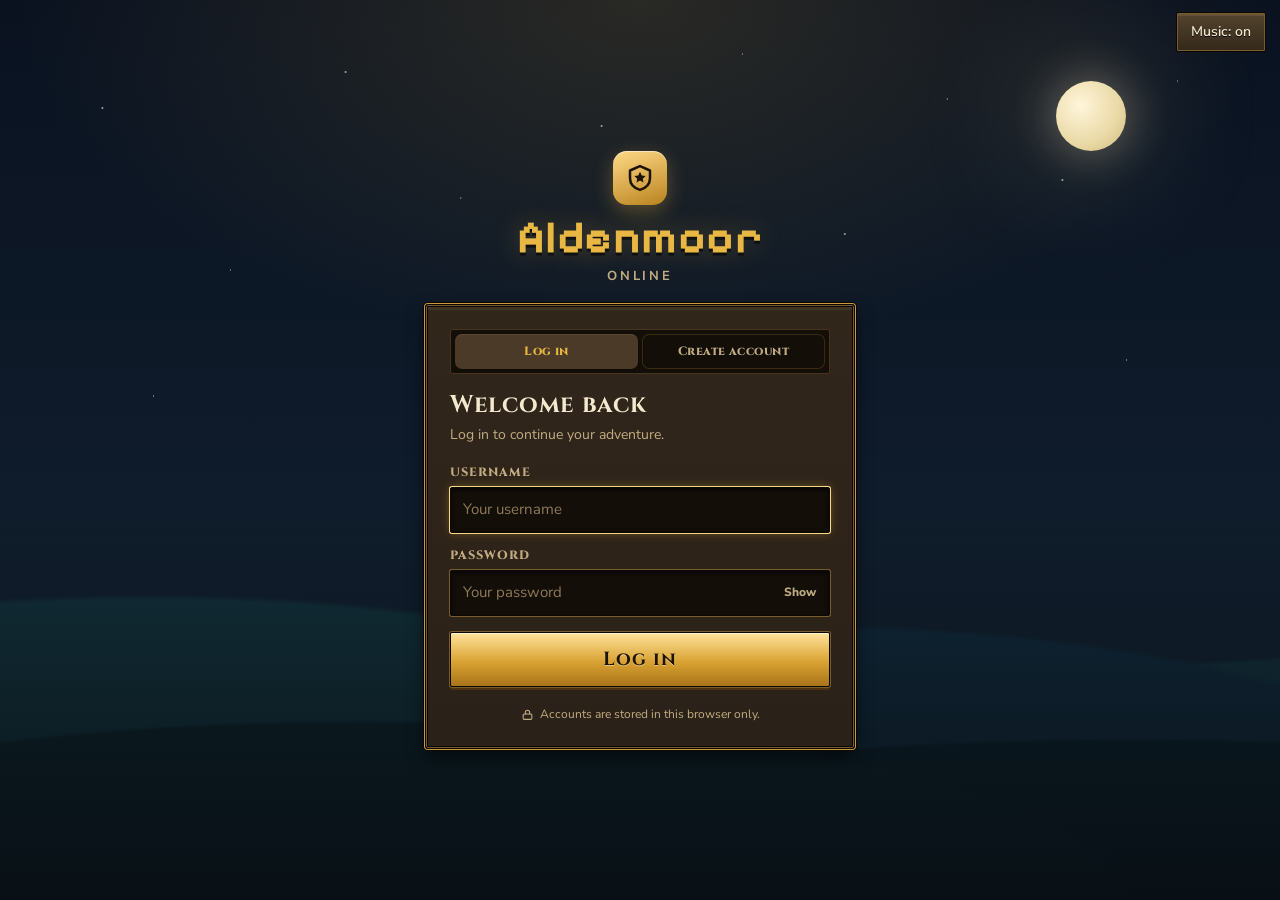
<file: aldenmoor_ui_67 (1)/aldenmoor/index.html>
<!doctype html>
<html lang="en">
  <head>
    <meta charset="utf-8" />
    <meta name="viewport" content="width=device-width, initial-scale=1" />
    <title>Aldenmoor Online</title>
    <meta name="color-scheme" content="dark" />
  </head>
  <body>
    <noscript><a href="pages/login.html">Continue to Aldenmoor Online</a></noscript>
    <script src="js/shared/storage.js"></script>
    <script src="js/entry.js"></script>
  </body>
</html>
</file>
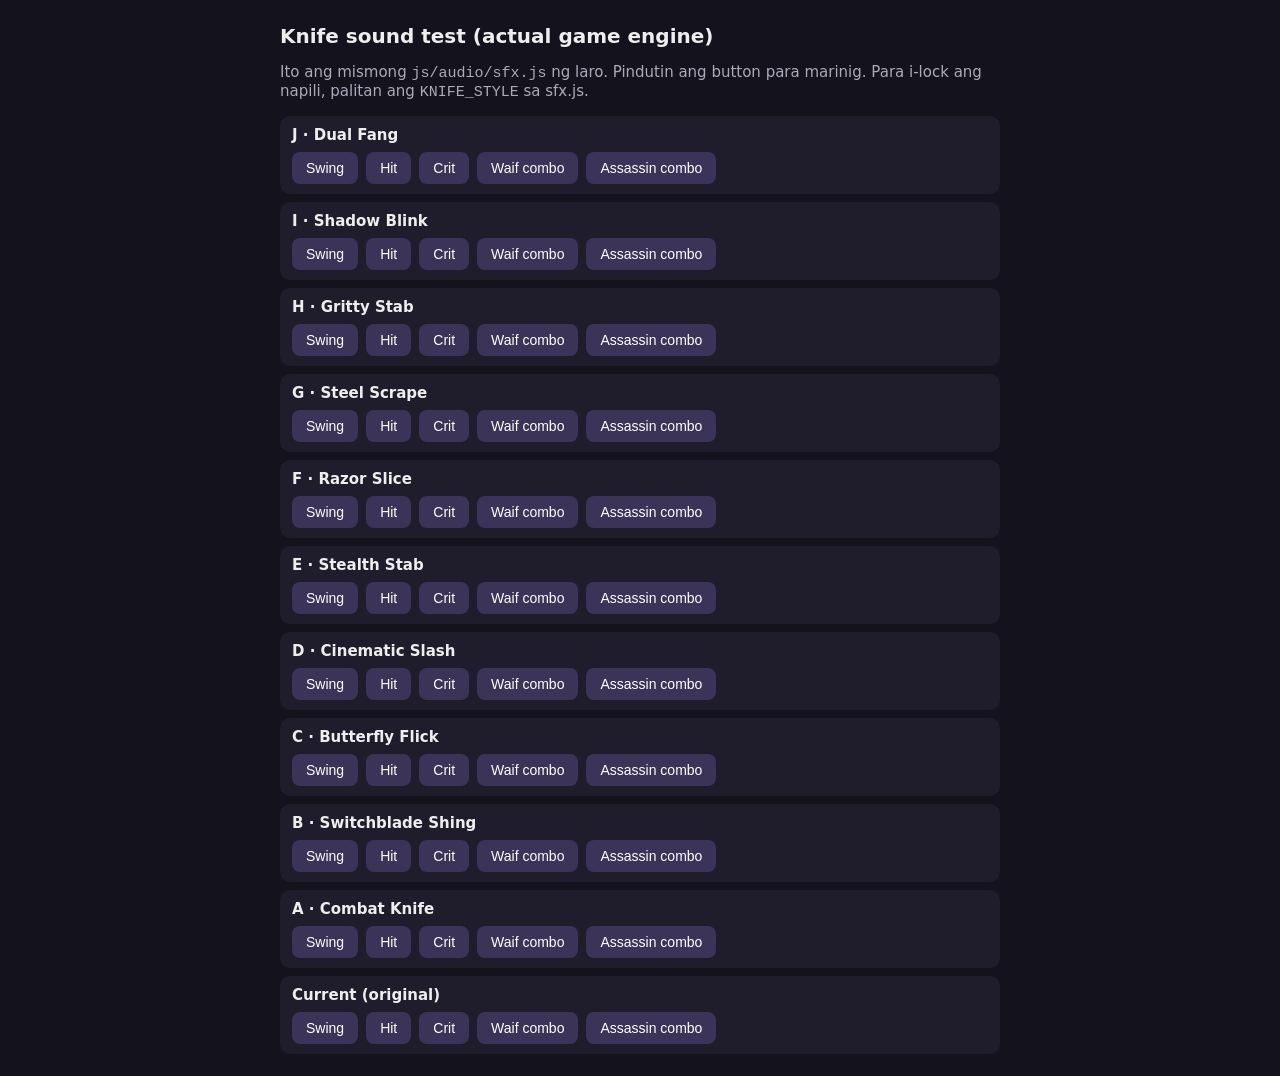
<file: aldenmoor/tools/sound-test.html>
<!doctype html>
<html lang="en">
<head>
<meta charset="utf-8" />
<meta name="viewport" content="width=device-width, initial-scale=1" />
<title>Aldenmoor · Knife sound test</title>
<style>
  body { font: 15px system-ui, sans-serif; background: #14121c; color: #eee; max-width: 720px; margin: 24px auto; padding: 0 16px; }
  h1 { font-size: 20px; } p { color: #aab; }
  .row { display: flex; flex-wrap: wrap; gap: 8px; align-items: center; background: #1f1c2b; border-radius: 10px; padding: 10px 12px; margin: 8px 0; }
  .row b { flex: 1 1 100%; }
  button { background: #3b3358; color: #fff; border: 0; border-radius: 8px; padding: 8px 14px; font-size: 14px; cursor: pointer; }
  button:hover { background: #55478a; }
</style>
</head>
<body>
<h1>Knife sound test (actual game engine)</h1>
<p>Ito ang mismong <code>js/audio/sfx.js</code> ng laro. Pindutin ang button para marinig. Para i-lock ang napili, palitan ang <code>KNIFE_STYLE</code> sa sfx.js.</p>
<div id="rows"></div>
<script src="../js/audio/sfx.js"></script>
<script>
  const styles = { 0: 'Current (original)', A: 'A · Combat Knife', B: 'B · Switchblade Shing', C: 'C · Butterfly Flick', D: 'D · Cinematic Slash', E: 'E · Stealth Stab', F: 'F · Razor Slice', G: 'G · Steel Scrape', H: 'H · Gritty Stab', I: 'I · Shadow Blink', J: 'J · Dual Fang' };
  const strike = (crit) => { sfxSwing('knife', 'arc', 0); setTimeout(() => { _hitG = 0; sfxHit('knife', { crit }); }, 30); };
  const combo = (gap, n) => { for (let i = 0; i < n; i++) setTimeout(() => strike(i === n - 1), i * gap); };
  const rows = document.getElementById('rows');
  for (const [id, name] of Object.entries(styles).reverse()) {
    const d = document.createElement('div'); d.className = 'row';
    d.innerHTML = '<b>' + name + '</b>';
    const add = (label, fn) => { const b = document.createElement('button'); b.textContent = label; b.onclick = () => { KNIFE_STYLE = id; fn(); }; d.appendChild(b); };
    add('Swing', () => sfxSwing('knife', 'arc', 0));
    add('Hit', () => strike(false));
    add('Crit', () => strike(true));
    add('Waif combo', () => combo(300, 4));
    add('Assassin combo', () => combo(130, 6));
    rows.appendChild(d);
  }
</script>
</body>
</html>
</file>
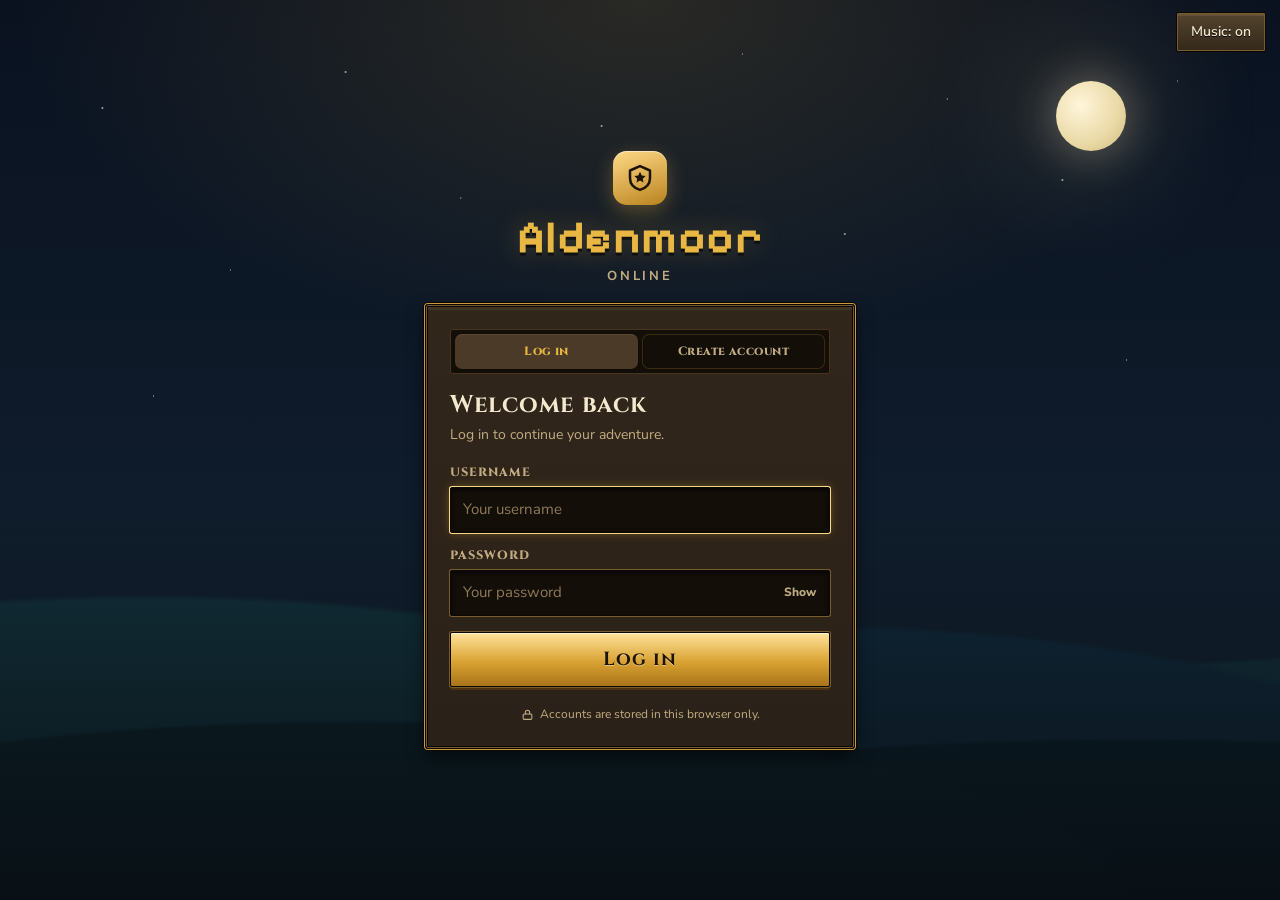
<file: aldenmoor_ui_67 (1)/aldenmoor/pages/characters.html>
<!doctype html>
<html lang="en">
  <head>
    <meta charset="utf-8" />
    <meta name="viewport" content="width=device-width, initial-scale=1, viewport-fit=cover" />
    <title>Choose your hero · Aldenmoor Online</title>
    <meta name="theme-color" content="#0a1220" />
    <link rel="preconnect" href="https://fonts.googleapis.com" />
    <link rel="preconnect" href="https://fonts.gstatic.com" crossorigin />
    <link
      rel="stylesheet"
      href="https://fonts.googleapis.com/css2?family=Nunito+Sans:wght@400;600;800&family=Pixelify+Sans:wght@500;700&family=Cinzel:wght@600;700&display=swap"
    />
    <link rel="stylesheet" href="../css/base.css?v=t31" />
    <link rel="stylesheet" href="../css/components.css?v=t31" />
    <link rel="stylesheet" href="../css/scene.css?v=t31" />
    <link rel="stylesheet" href="../css/characters.css?v=t31" />
    <link rel="stylesheet" href="../css/classic.css?v=t31" />
  </head>
  <body class="characters">
    <div class="backdrop" aria-hidden="true">
      <i class="stars"></i><i class="moon"></i><i class="hills far"></i><i class="hills near"></i
      ><i class="hills fade"></i>
      <i class="flies"><b></b><b></b><b></b><b></b><b></b><b></b><b></b></i>
    </div>

    <div class="page">
      <header class="topbar">
        <div class="logo">
          <span class="crest" aria-hidden="true">
            <svg viewBox="0 0 24 24" fill="none" stroke="currentColor" stroke-width="2" stroke-linecap="round" stroke-linejoin="round">
              <path d="M12 2.5 20 6v6c0 4.6-3.3 8.1-8 9.5C7.3 20.1 4 16.6 4 12V6l8-3.5Z" />
              <path d="m12 7 1.4 3 3.1.4-2.3 2.1.6 3.1L12 14l-2.8 1.6.6-3.1-2.3-2.1 3.1-.4L12 7Z" fill="currentColor" stroke="none" />
            </svg>
          </span>
          <span class="name">Aldenmoor <small>Online</small></span>
        </div>
        <div class="who">
          <span class="user"><i aria-hidden="true"></i><b id="who"></b></span>
          <button id="musicToggle" class="ghost" type="button" aria-pressed="true">Music: on</button>
          <button id="logout" class="ghost" type="button">Log out</button>
        </div>
      </header>

      <main>
        <section aria-labelledby="slotsTitle">
          <div class="head">
            <div>
              <h2 id="slotsTitle">Choose your hero</h2>
              <p>Pick a character to enter Aldenmoor, or create a new one.</p>
            </div>
            <span class="count" id="slotCount" aria-label="Character slots used">0 / 3</span>
          </div>
          <div id="slots" class="slots"></div>
        </section>
      </main>
    </div>

    <div id="createPanel" class="modal" role="dialog" aria-modal="true" aria-labelledby="createTitle" hidden>
      <form id="createForm" class="sheet" novalidate>
        <header class="sheet-head">
          <div>
            <h2 id="createTitle">Create your hero</h2>
            <p>
              Customize your look and pick a first job. At level <b id="job2Lv"></b> you can advance to your second
              job.
            </p>
          </div>
          <button id="closeCreate" class="x" type="button" aria-label="Close">✕</button>
        </header>

        <div class="sheet-body">
          <aside class="preview">
            <div class="stage">
              <canvas id="preview" width="220" height="240" tabindex="0" aria-label="Character preview, drag or use the arrow keys to rotate"></canvas>
            </div>
            <div class="rotate" role="group" aria-label="Rotate character">
              <button id="rotLeft" type="button" aria-label="Rotate left">&#9664;</button>
              <button id="rotFront" type="button" class="view" title="Back to front view"><span id="viewLabel">Front</span></button>
              <button id="rotRight" type="button" aria-label="Rotate right">&#9654;</button>
            </div>
            <button id="randomize" class="ghost" type="button">
              <svg viewBox="0 0 24 24" fill="none" stroke="currentColor" stroke-width="2" stroke-linecap="round" stroke-linejoin="round" aria-hidden="true"><path d="M16 3h5v5M4 20 21 3M21 16v5h-5M15 15l6 6M4 4l5 5" /></svg>
              Randomize look
            </button>
          </aside>

          <div class="options">
            <div class="field">
              <label for="heroName">Character name</label>
              <input id="heroName" maxlength="12" autocomplete="off" placeholder="2 to 12 characters" required />
            </div>

            <fieldset>
              <legend>Job</legend>
              <div id="classes" class="classes" role="group" aria-label="Job"></div>
            </fieldset>

            <div class="group">
              <fieldset>
                <legend>Gender</legend>
                <div id="genders" class="seg"></div>
              </fieldset>
              <fieldset>
                <legend>Hairstyle</legend>
                <div id="hairStyles" class="seg"></div>
              </fieldset>
            </div>

            <div class="group colors">
              <fieldset>
                <legend>Hair color</legend>
                <div id="hairColors" class="swatches"></div>
              </fieldset>
              <fieldset>
                <legend>Body color</legend>
                <div id="skinColors" class="swatches"></div>
              </fieldset>
              <fieldset>
                <legend>Outfit color</legend>
                <div id="outfitColors" class="swatches"></div>
              </fieldset>
            </div>
          </div>
        </div>

        <footer class="sheet-foot">
          <p id="createMsg" class="msg" role="alert" hidden></p>
          <div class="row">
            <button id="cancelCreate" class="ghost" type="button">Cancel</button>
            <button class="primary" type="submit">Create hero</button>
          </div>
        </footer>
      </form>
    </div>

    <script src="../js/shared/utils.js?v=t31"></script>
    <script src="../js/shared/storage.js?v=t31"></script>
    <script src="../js/data/config.js?v=t31"></script>
    <script src="../js/data/jobs.js?v=t31"></script>
    <script src="../js/data/maps.js?v=t31"></script>
    <script src="../js/data/appearance.js?v=t31"></script>
    <script src="../js/shared/avatar.js?v=t31"></script>
    <script src="../js/audio/sfx.js?v=t31"></script>
    <script src="../js/audio/music.js?v=t31"></script>
    <script src="../js/audio/menu-music.js?v=t31"></script>
    <script src="../js/characters/characters.js?v=t31"></script>
  </body>
</html>
</file>
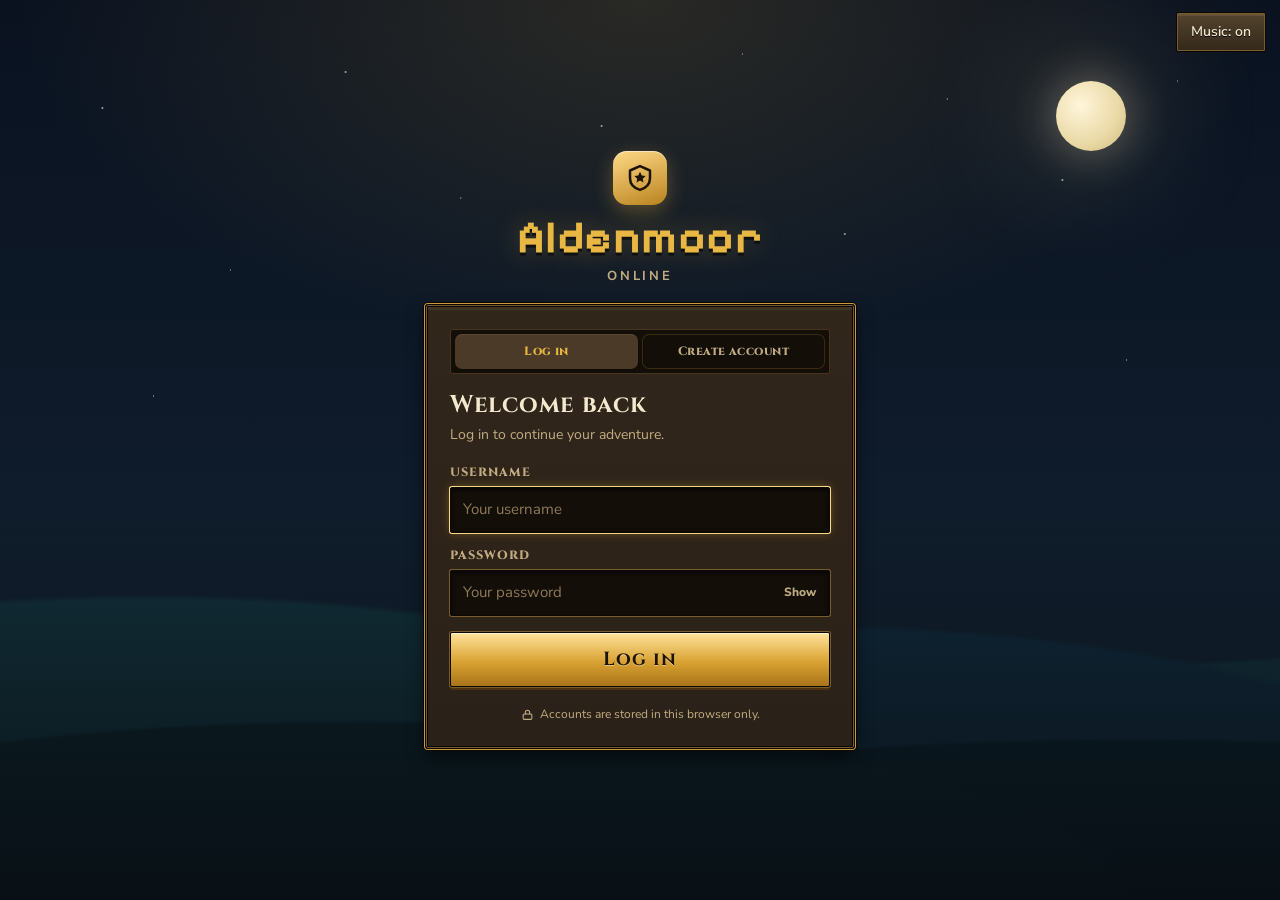
<file: aldenmoor_ui_67 (1)/aldenmoor/pages/game.html>
<!doctype html>
<html lang="en">
  <head>
    <meta charset="utf-8" />
    <meta name="viewport" content="width=device-width, initial-scale=1, viewport-fit=cover" />
    <title>Aldenmoor Online</title>
    <link rel="preconnect" href="https://fonts.googleapis.com" />
    <link rel="preconnect" href="https://fonts.gstatic.com" crossorigin />
    <link
      rel="stylesheet"
      href="https://fonts.googleapis.com/css2?family=Nunito+Sans:wght@400;600;800&family=Pixelify+Sans:wght@500;700&family=Cinzel:wght@600;700&family=Outfit:wght@600;700&family=Rajdhani:wght@600;700&display=swap"
    />
    <link rel="stylesheet" href="../css/base.css?v=t31" />
    <link rel="stylesheet" href="../css/components.css?v=t31" />
    <link rel="stylesheet" href="../css/game.css?v=t31" />
    <link rel="stylesheet" href="../css/hud.css?v=t31" />
    <link rel="stylesheet" href="../css/dialog.css?v=t31" />
    <link rel="stylesheet" href="../css/classic.css?v=t31" />
  </head>
  <body class="game">
    <div id="app">
      <canvas id="cv"></canvas>

      <!-- top-left: player frame (+ damage meter near the village dummies) -->
      <div id="hud-left" class="hud pad-l">
        <div id="stat" hidden>
          <div class="pr"><span class="pl">Life</span><div class="bar hp" id="hpb"><i></i><b>0/0</b></div></div>
          <div class="pr"><span class="pl" id="plv">Lvl 0</span><div class="bar xp" id="xpb"><i></i><b>EXP</b></div></div>
          <div class="pr"><span class="pl">Mana</span><div class="bar mp" id="mpb"><i></i><b>0/0</b></div></div>
          <div class="pr"><span class="pl" id="pmlv">Mlvl 0</span><div class="bar ms" id="msb"><i></i><b>0%</b></div></div>
          <div id="buffs"></div>
        </div>

        <div id="qtrack" hidden></div>

      <div id="dps" hidden>
          <div class="dh"><b>Damage Test</b><button id="dReset" type="button">Reset</button></div>
          <div class="dg">
            <span>Attack speed</span><b id="dAs">—</b>
            <span>DPS</span><b id="dDps">0</b>
            <span>Last hit</span><b id="dLast">—</b>
            <span>Highest hit</span><b id="dMax">0</b>
            <span>Average hit</span><b id="dAvg">0</b>
            <span>Crit rate</span><b id="dCrit">0%</b>
            <span>Total damage</span><b id="dTot">0</b>
          </div>
          <small id="dNote"></small>
        </div>
      </div>

      <!-- top-right: menu bar + location (minimap is drawn on the canvas below this) -->
      <div id="info" class="hud pad-r" hidden>
        <nav id="dock" aria-label="Menu">
          <button id="bItems" type="button" title="Items bag (I)">Items</button>
          <button id="bMap" type="button" title="World map (N)">Map</button>
          <button id="bGear" type="button" title="Gears: equipment and costumes (G)">Gears</button>
          <button id="bChar" type="button" title="Abilities: stats, attributes and skills (C)">Abilities<em class="pip" hidden></em></button>
          <button id="bFriends" type="button" title="Friends (F)">Friends</button>
          <button id="bSet" type="button" title="Options (O)">Option</button>
        </nav>
        <div class="plate">
          <div id="mapname">Aldenmoor Village<small>Safe zone</small></div>
        </div>
      </div>

      <!-- bottom-left: chat log + input -->
      <div id="comms" class="hud pad-l">
        <div id="log" aria-live="polite"></div>
        <div id="chat" hidden><input id="chatIn" type="text" maxlength="120" autocomplete="off" spellcheck="false" placeholder="Type a message, or /help" aria-label="Chat" /></div>
      </div>
      <button id="warp" type="button" hidden aria-label="Warp to village" title="Warp to village"><svg viewBox="0 0 24 24" fill="none" stroke="currentColor" stroke-width="2" stroke-linecap="round" stroke-linejoin="round" aria-hidden="true"><circle cx="12" cy="12" r="9"/><path d="M12 7v5l3 2"/></svg><span>Warp</span><small>Village</small></button>
      <div id="bar" hidden></div>
      <div id="toast"></div>

      <div id="dlg" class="overlay" hidden><div class="card" id="dlgcard"></div></div>
      <div id="fade"></div>
    </div>

    <!-- Load order matters: scripts share one global scope (no build step needed). -->
    <script src="../js/shared/utils.js?v=t31"></script>
    <script src="../js/shared/storage.js?v=t31"></script>

    <script src="../js/data/config.js?v=t31"></script>
    <script src="../js/data/skills.js?v=t31"></script>
    <script src="../js/data/jobs.js?v=t31"></script>
    <script src="../js/data/items.js?v=t31"></script>
    <script src="../js/data/costumes.js?v=t31"></script>
    <script src="../js/shared/itemicons.js?v=t31"></script>
    <script src="../js/shared/icons-weapons.js?v=t31"></script>
    <script src="../js/shared/icons-armor.js?v=t31"></script>
    <script src="../js/shared/icons-head.js?v=t31"></script>
    <script src="../js/shared/icons-neck.js?v=t31"></script>
    <script src="../js/shared/icons-costume.js?v=t31"></script>
    <script src="../js/data/monsters.js?v=t31"></script>
    <script src="../js/data/materials.js?v=t31"></script>
    <script src="../js/data/maps.js?v=t31"></script>
    <script src="../js/data/appearance.js?v=t31"></script>
    <script src="../js/shared/avatar.js?v=t31"></script>
    <script src="../js/shared/avatar-costume.js?v=t31"></script>

    <script src="../js/audio/sfx.js?v=t31"></script>
    <script src="../js/audio/music.js?v=t31"></script>

    <script src="../js/game/state.js?v=t31"></script>
    <script src="../js/game/player.js?v=t31"></script>
    <script src="../js/game/feedback.js?v=t31"></script>
    <script src="../js/game/world.js?v=t31"></script>
    <script src="../js/game/combat.js?v=t31"></script>
    <script src="../js/game/pets.js?v=t31"></script>
    <script src="../js/game/dummy.js?v=t31"></script>
    <script src="../js/game/update.js?v=t31"></script>
    <script src="../js/game/render/terrain.js?v=t31"></script>
    <script src="../js/game/render/village.js?v=t31"></script>
    <script src="../js/game/render/entities.js?v=t31"></script>
    <script src="../js/game/render/effects.js?v=t31"></script>
    <script src="../js/game/render/scene.js?v=t31"></script>
    <script src="../js/game/hud.js?v=t31"></script>
    <script src="../js/game/dialogs.js?v=t31"></script>
    <script src="../js/game/npcs.js?v=t31"></script>
    <script src="../js/game/lifecycle.js?v=t31"></script>
    <script src="../js/game/settings.js?v=t31"></script>
    <script src="../js/game/chat.js?v=t31"></script>
    <script src="../js/game/input.js?v=t31"></script>
    <script src="../js/game/main.js?v=t31"></script>
  </body>
</html>
</file>
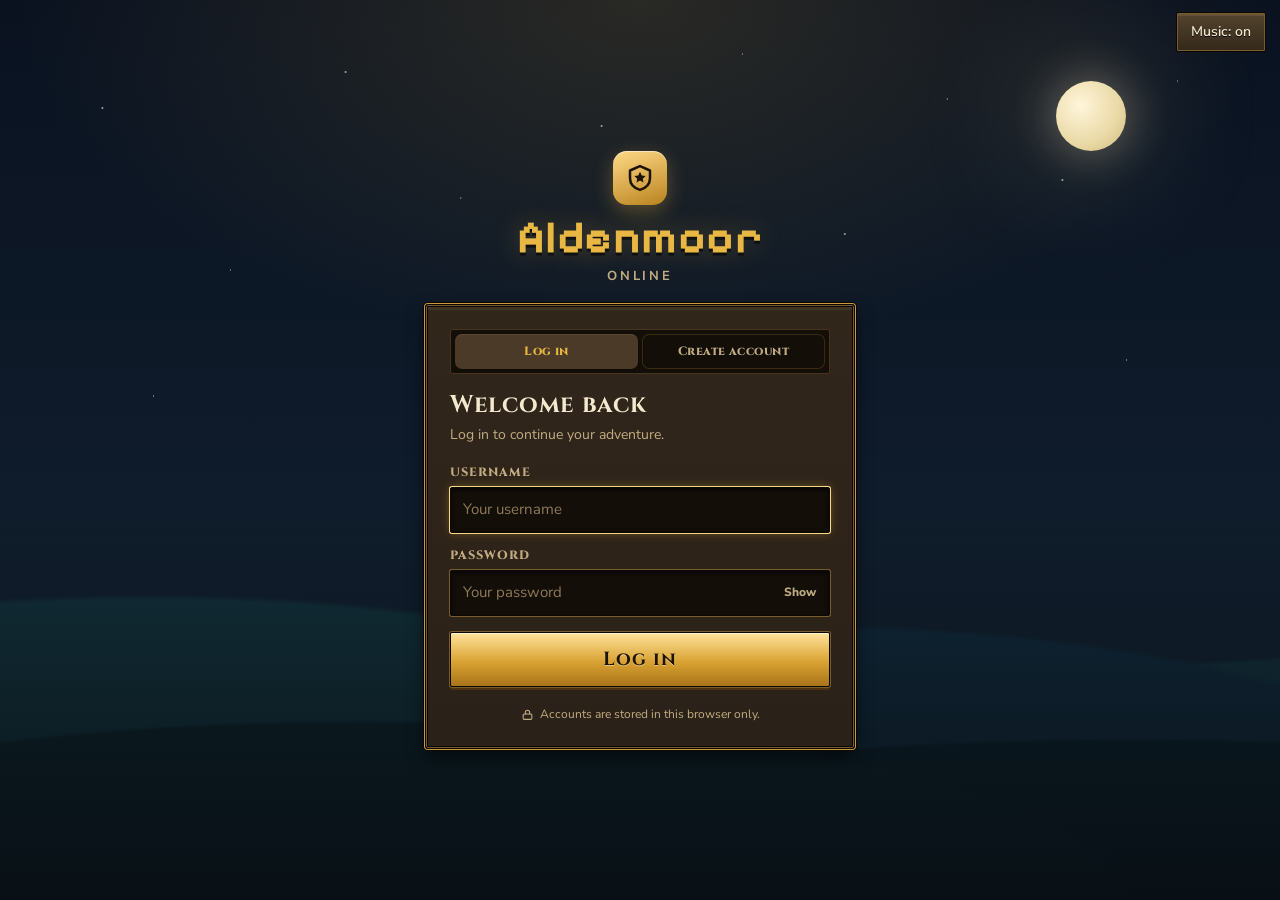
<file: aldenmoor_ui_67 (1)/aldenmoor/pages/login.html>
<!doctype html>
<html lang="en">
  <head>
    <meta charset="utf-8" />
    <meta name="viewport" content="width=device-width, initial-scale=1, viewport-fit=cover" />
    <title>Log in · Aldenmoor Online</title>
    <meta name="theme-color" content="#0a1220" />
    <link rel="preconnect" href="https://fonts.googleapis.com" />
    <link rel="preconnect" href="https://fonts.gstatic.com" crossorigin />
    <link
      rel="stylesheet"
      href="https://fonts.googleapis.com/css2?family=Nunito+Sans:wght@400;600;800&family=Pixelify+Sans:wght@500;700&family=Cinzel:wght@600;700&display=swap"
    />
    <link rel="stylesheet" href="../css/base.css?v=t31" />
    <link rel="stylesheet" href="../css/components.css?v=t31" />
    <link rel="stylesheet" href="../css/scene.css?v=t31" />
    <link rel="stylesheet" href="../css/auth.css?v=t31" />
    <link rel="stylesheet" href="../css/classic.css?v=t31" />
  </head>
  <body class="auth">
    <div class="backdrop" aria-hidden="true">
      <i class="stars"></i><i class="moon"></i><i class="hills far"></i><i class="hills near"></i
      ><i class="hills fade"></i>
      <i class="flies"><b></b><b></b><b></b><b></b><b></b><b></b><b></b></i>
    </div>
    <button id="musicToggle" class="ghost floating" type="button" aria-pressed="true">Music: on</button>

    <main>
      <div class="brand">
        <div class="crest" aria-hidden="true">
          <svg viewBox="0 0 24 24" fill="none" stroke="currentColor" stroke-width="2" stroke-linecap="round" stroke-linejoin="round">
            <path d="M12 2.5 20 6v6c0 4.6-3.3 8.1-8 9.5C7.3 20.1 4 16.6 4 12V6l8-3.5Z" />
            <path d="m12 7 1.4 3 3.1.4-2.3 2.1.6 3.1L12 14l-2.8 1.6.6-3.1-2.3-2.1 3.1-.4L12 7Z" fill="currentColor" stroke="none" />
          </svg>
        </div>
        <h1>Aldenmoor</h1>
        <p>Online</p>
      </div>

      <section class="card" aria-labelledby="authTitle">
        <div class="tabs" role="tablist" aria-label="Account">
          <button class="tab" type="button" role="tab" data-mode="login" aria-selected="true">Log in</button>
          <button class="tab" type="button" role="tab" data-mode="register" aria-selected="false">
            Create account
          </button>
        </div>

        <header>
          <h2 id="authTitle">Welcome back</h2>
          <p id="authSub">Log in to continue your adventure.</p>
        </header>

        <form id="authForm" class="stack" novalidate>
          <div class="field">
            <label for="username">Username</label>
            <input
              id="username"
              name="username"
              maxlength="16"
              autocomplete="username"
              autocapitalize="none"
              spellcheck="false"
              placeholder="Your username"
              required
            />
            <p class="help" id="userHelp" hidden>3 to 16 letters, numbers or underscores.</p>
          </div>
          <div class="field">
            <label for="password">Password</label>
            <div class="passwrap">
              <input
                id="password"
                name="password"
                type="password"
                autocomplete="current-password"
                placeholder="Your password"
                required
              />
              <button id="showPass" type="button" aria-pressed="false" aria-label="Show password">Show</button>
            </div>
            <p class="help" id="passHelp" hidden>At least 6 characters.</p>
          </div>
          <div class="field" id="confirmRow" hidden>
            <label for="confirm">Confirm password</label>
            <input id="confirm" name="confirm" type="password" autocomplete="new-password" placeholder="Repeat your password" />
          </div>
          <p id="authMsg" class="msg" role="alert" hidden></p>
          <button id="authSubmit" class="primary" type="submit">Log in</button>
        </form>

        <p class="note">
          <svg viewBox="0 0 24 24" fill="none" stroke="currentColor" stroke-width="2" stroke-linecap="round" stroke-linejoin="round" aria-hidden="true"><rect x="4" y="11" width="16" height="10" rx="2" /><path d="M8 11V8a4 4 0 0 1 8 0v3" /></svg>
          Accounts are stored in this browser only.
        </p>
      </section>
    </main>

    <script src="../js/shared/utils.js?v=t31"></script>
    <script src="../js/shared/storage.js?v=t31"></script>
    <script src="../js/audio/sfx.js?v=t31"></script>
    <script src="../js/audio/music.js?v=t31"></script>
    <script src="../js/audio/menu-music.js?v=t31"></script>
    <script src="../js/auth/login.js?v=t31"></script>
  </body>
</html>
</file>
<file: aldenmoor_ui_67 (1)/aldenmoor/css/base.css>
/* Design tokens and global resets shared by every page. */
/* Classic MMORPG theme: dark leather + bronze trim, parchment text, gold highlights. */
:root {
  /* surfaces */
  --bg: #0d0905;
  --panel: #2a2118;
  --panel2: #372a1d;
  --panel3: #4a3a27;
  --inset: #140e08;
  --line: #7a5c2c;
  --line-soft: #46341d;

  /* text */
  --fg: #f4e9cf;
  --dim: #c2ad82;
  --mute: #8d7a58;

  /* brand + status */
  --accent: #e8b744;
  --accent-hi: #ffd987;
  --accent-lo: #b9831f;
  --on-accent: #1d1303;
  --hp: #d23a33;
  --mp: #3d7be0;
  --exp: #e6c23a;
  --ok: #7fe08a;
  --danger: #ff6b61;
  --magic: #b79cff;

  /* shape + depth (classic UIs are square and bevelled) */
  --r-sm: 2px;
  --r: 3px;
  --r-lg: 4px;
  --shadow: 0 14px 40px rgba(0, 0, 0, 0.6);
  --shadow-sm: 0 4px 14px rgba(0, 0, 0, 0.45);
  --hi: inset 0 1px 0 rgba(255, 224, 150, 0.1);
  --focus: 0 0 0 2px var(--bg), 0 0 0 4px var(--accent);

  --f-display: 'Pixelify Sans', 'Courier New', monospace;
  --f-title: 'Cinzel', 'Trajan Pro', Georgia, 'Times New Roman', serif;
  --f-body: 'Nunito Sans', system-ui, -apple-system, 'Segoe UI', sans-serif;
  color-scheme: dark;
}
* {
  box-sizing: border-box;
}
[hidden] {
  display: none !important;
}
html {
  height: 100%;
}
body {
  margin: 0;
  min-height: 100%;
  background: var(--bg);
  color: var(--fg);
  font-family: var(--f-body);
  font-size: 14px;
  line-height: 1.45;
  -webkit-font-smoothing: antialiased;
  text-rendering: optimizeLegibility;
}
button {
  font: inherit;
  color: inherit;
  cursor: pointer;
}
button:focus-visible,
input:focus-visible,
select:focus-visible {
  outline: none;
  box-shadow: var(--focus);
}
::selection {
  background: color-mix(in srgb, var(--accent) 40%, transparent);
}
@media (prefers-reduced-motion: reduce) {
  *,
  *::before,
  *::after {
    animation-duration: 0.001ms !important;
    animation-iteration-count: 1 !important;
    transition-duration: 0.001ms !important;
  }
}
</file>
<file: aldenmoor_ui_67 (1)/aldenmoor/css/components.css>
/* Reusable building blocks: cards, buttons, form fields, keycaps. */
.card {
  background: linear-gradient(180deg, color-mix(in srgb, var(--panel2) 55%, var(--panel)), var(--panel));
  border: 1px solid var(--line);
  border-radius: var(--r-lg);
  padding: 22px;
  width: min(560px, 100%);
  display: grid;
  gap: 14px;
  box-shadow: var(--shadow), var(--hi);
}
.card h1,
.card h2 {
  margin: 0;
  font-family: var(--f-display);
  font-weight: 700;
  text-wrap: balance;
  line-height: 1.15;
}
.card h1 {
  font-size: 34px;
  color: var(--accent);
  letter-spacing: 0.02em;
}
.card h2 {
  font-size: 24px;
}
.card p {
  margin: 0;
  color: var(--dim);
  line-height: 1.55;
}
.row {
  display: flex;
  gap: 8px;
  flex-wrap: wrap;
}

/* ---- buttons ---- */
.primary,
.ghost {
  border-radius: var(--r-sm);
  transition:
    filter 0.12s,
    border-color 0.12s,
    background 0.12s,
    transform 0.06s;
}
.primary {
  background: linear-gradient(180deg, var(--accent-hi), var(--accent) 55%, var(--accent-lo));
  color: var(--on-accent);
  border: 1px solid #8a5f10;
  padding: 11px 18px;
  font-weight: 800;
  font-family: var(--f-display);
  font-size: 17px;
  letter-spacing: 0.02em;
  box-shadow:
    0 2px 0 #6b4a0c,
    inset 0 1px 0 rgba(255, 255, 255, 0.45);
}
.primary:hover:not(:disabled) {
  filter: brightness(1.08);
}
.primary:active:not(:disabled) {
  transform: translateY(2px);
  box-shadow: inset 0 1px 0 rgba(255, 255, 255, 0.3);
}
.primary:disabled {
  opacity: 0.55;
  cursor: not-allowed;
  filter: grayscale(0.4);
}
.ghost {
  background: var(--panel2);
  border: 1px solid var(--line);
  padding: 9px 14px;
  font-weight: 600;
  box-shadow: var(--hi);
}
.ghost:hover:not(:disabled) {
  border-color: var(--accent);
  background: var(--panel3);
}
.ghost:active:not(:disabled) {
  transform: translateY(1px);
}
.ghost:disabled {
  opacity: 0.4;
  cursor: not-allowed;
}
.ghost.danger {
  border-color: color-mix(in srgb, var(--danger) 70%, var(--line));
  color: var(--danger);
}
.ghost.danger:hover:not(:disabled) {
  background: color-mix(in srgb, var(--danger) 16%, var(--panel2));
  border-color: var(--danger);
}

/* ---- form fields ---- */
.field {
  display: grid;
  gap: 6px;
}
.field label {
  color: var(--dim);
  font-size: 12px;
  font-weight: 800;
  letter-spacing: 0.06em;
  text-transform: uppercase;
}
.field input {
  background: var(--inset);
  border: 1px solid var(--line);
  border-radius: var(--r-sm);
  color: var(--fg);
  padding: 11px 12px;
  font: inherit;
  font-size: 15px;
  width: 100%;
  -webkit-user-select: text;
  user-select: text;
  transition:
    border-color 0.12s,
    box-shadow 0.12s;
}
.field input::placeholder {
  color: var(--mute);
}
.field input:hover {
  border-color: color-mix(in srgb, var(--accent) 40%, var(--line));
}
.field input:focus {
  border-color: var(--accent);
  box-shadow: 0 0 0 3px color-mix(in srgb, var(--accent) 22%, transparent);
  outline: none;
}
.field .help {
  color: var(--mute);
  font-size: 12px;
  margin: 0;
}
.msg {
  margin: 0;
  padding: 9px 12px;
  font-size: 13px;
  font-weight: 600;
  color: var(--danger);
  background: color-mix(in srgb, var(--danger) 12%, transparent);
  border: 1px solid color-mix(in srgb, var(--danger) 45%, transparent);
  border-radius: var(--r-sm);
}
.check {
  display: flex;
  align-items: center;
  gap: 8px;
  color: var(--dim);
  font-size: 13px;
  cursor: pointer;
  width: fit-content;
}
.check input {
  accent-color: var(--accent);
  width: 16px;
  height: 16px;
  margin: 0;
}
.floating {
  position: fixed;
  top: max(12px, env(safe-area-inset-top, 0px));
  right: max(14px, env(safe-area-inset-right, 0px));
  z-index: 2;
}

/* keyboard hint */
kbd {
  font-family: var(--f-body);
  font-size: 10.5px;
  font-weight: 800;
  line-height: 1;
  color: var(--dim);
  background: var(--inset);
  border: 1px solid var(--line);
  border-bottom-width: 2px;
  border-radius: 4px;
  padding: 2px 5px;
}
</file>
<file: aldenmoor_ui_67 (1)/aldenmoor/css/scene.css>
/* Shared night-sky backdrop for the menu pages (login + character select). Pure CSS, no images. */
.backdrop {
  position: fixed;
  inset: 0;
  z-index: 0;
  overflow: hidden;
  pointer-events: none;
  background:
    radial-gradient(70% 55% at 50% 0%, color-mix(in srgb, var(--accent) 14%, transparent), transparent 70%),
    linear-gradient(180deg, #0a1220 0%, #0f1c2b 55%, #142634 100%);
}
.backdrop i {
  position: absolute;
  display: block;
}
.stars {
  inset: 0;
  opacity: 0.8;
  background-image:
    radial-gradient(1.5px 1.5px at 8% 12%, #fff, transparent),
    radial-gradient(1px 1px at 18% 30%, #cfe0ff, transparent),
    radial-gradient(1.5px 1.5px at 27% 8%, #fff, transparent),
    radial-gradient(1px 1px at 36% 22%, #ffeec2, transparent),
    radial-gradient(1.5px 1.5px at 47% 14%, #fff, transparent),
    radial-gradient(1px 1px at 58% 6%, #cfe0ff, transparent),
    radial-gradient(1.5px 1.5px at 66% 26%, #fff, transparent),
    radial-gradient(1px 1px at 74% 11%, #ffeec2, transparent),
    radial-gradient(1.5px 1.5px at 83% 20%, #fff, transparent),
    radial-gradient(1px 1px at 92% 9%, #cfe0ff, transparent),
    radial-gradient(1px 1px at 12% 44%, #fff, transparent),
    radial-gradient(1px 1px at 88% 40%, #fff, transparent);
  animation: twinkle 6s ease-in-out infinite alternate;
}
@keyframes twinkle {
  from {
    opacity: 0.55;
  }
  to {
    opacity: 0.95;
  }
}
.moon {
  top: 9%;
  right: 12%;
  width: 70px;
  height: 70px;
  border-radius: 50%;
  background: radial-gradient(circle at 35% 35%, #fff6da, #e9d9a6 60%, #cdb97a);
  box-shadow:
    0 0 40px 8px rgba(255, 238, 190, 0.25),
    0 0 120px 40px rgba(255, 238, 190, 0.1);
}
.hills {
  left: -5%;
  right: -5%;
  bottom: 0;
}
.hills.far {
  height: 34%;
  background:
    radial-gradient(60% 100% at 15% 100%, #12303a 98%, transparent 100%),
    radial-gradient(55% 90% at 62% 100%, #10293a 98%, transparent 100%),
    radial-gradient(45% 80% at 100% 100%, #12303a 98%, transparent 100%);
}
.hills.near {
  height: 20%;
  background:
    radial-gradient(55% 100% at 30% 100%, #0c2229 98%, transparent 100%),
    radial-gradient(60% 90% at 85% 100%, #0b1f28 98%, transparent 100%);
}
.hills.fade {
  height: 45%;
  background: linear-gradient(180deg, transparent, rgba(8, 13, 18, 0.85));
}
.flies {
  inset: 0;
}
.flies b {
  position: absolute;
  width: 4px;
  height: 4px;
  border-radius: 50%;
  background: #ffe08a;
  box-shadow:
    0 0 8px 2px rgba(255, 224, 138, 0.7);
  opacity: 0;
  animation: float 9s ease-in-out infinite;
}
.flies b:nth-child(1) { left: 12%; bottom: 14%; animation-delay: 0s; }
.flies b:nth-child(2) { left: 24%; bottom: 22%; animation-delay: 1.4s; animation-duration: 11s; }
.flies b:nth-child(3) { left: 38%; bottom: 10%; animation-delay: 3s; }
.flies b:nth-child(4) { left: 55%; bottom: 18%; animation-delay: 0.8s; animation-duration: 12s; }
.flies b:nth-child(5) { left: 68%; bottom: 12%; animation-delay: 4.2s; }
.flies b:nth-child(6) { left: 81%; bottom: 24%; animation-delay: 2.2s; animation-duration: 10s; }
.flies b:nth-child(7) { left: 92%; bottom: 15%; animation-delay: 5.5s; }
@keyframes float {
  0% {
    opacity: 0;
    transform: translate(0, 0);
  }
  20% {
    opacity: 0.9;
  }
  60% {
    opacity: 0.7;
    transform: translate(18px, -60px);
  }
  100% {
    opacity: 0;
    transform: translate(-10px, -120px);
  }
}
@media (max-width: 640px) {
  .moon {
    width: 46px;
    height: 46px;
    right: 8%;
  }
}
</file>
<file: aldenmoor_ui_67 (1)/aldenmoor/css/characters.css>
/* Character selection page + character creator. */
body.characters {
  min-height: 100vh;
  min-height: 100dvh;
}
body.characters .moon {
  display: none;
}
body.modal-open {
  overflow: hidden;
}
.page {
  position: relative;
  z-index: 1;
  width: min(1040px, 100%);
  margin: 0 auto;
  padding: 18px 20px 40px;
  display: grid;
  gap: 28px;
}

/* ---- top bar ---- */
.topbar {
  display: flex;
  flex-wrap: wrap;
  align-items: center;
  justify-content: space-between;
  gap: 12px;
}
.logo {
  display: flex;
  align-items: center;
  gap: 12px;
}
.logo .crest {
  width: 38px;
  height: 38px;
  display: grid;
  place-items: center;
  border-radius: 10px;
  color: var(--on-accent);
  background: linear-gradient(160deg, var(--accent-hi), var(--accent-lo));
  box-shadow:
    0 4px 14px rgba(242, 184, 75, 0.3),
    inset 0 1px 0 rgba(255, 255, 255, 0.5);
}
.logo .crest svg {
  width: 22px;
  height: 22px;
}
.logo .name {
  font-family: var(--f-display);
  font-size: 26px;
  font-weight: 700;
  color: var(--accent);
  line-height: 1;
  text-shadow: 0 2px 0 rgba(0, 0, 0, 0.5);
}
.logo .name small {
  font-size: 13px;
  letter-spacing: 0.2em;
  text-transform: uppercase;
  color: var(--dim);
  margin-left: 4px;
  text-shadow: none;
}
.topbar .who {
  display: flex;
  align-items: center;
  gap: 8px;
}
.topbar .user {
  display: inline-flex;
  align-items: center;
  gap: 8px;
  padding: 8px 12px 8px 10px;
  background: var(--inset);
  border: 1px solid var(--line-soft);
  border-radius: 999px;
  color: var(--dim);
  font-size: 13px;
}
.topbar .user i {
  width: 8px;
  height: 8px;
  border-radius: 50%;
  background: var(--ok);
  box-shadow: 0 0 8px var(--ok);
}
.topbar .user b {
  color: var(--fg);
}
.ghost.off,
#musicToggle.off {
  color: var(--mute);
}

/* ---- section heading ---- */
.head {
  display: flex;
  justify-content: space-between;
  align-items: flex-end;
  gap: 12px;
  margin-bottom: 18px;
}
.head h2 {
  margin: 0;
  font-family: var(--f-display);
  font-size: clamp(28px, 5vw, 38px);
  line-height: 1.1;
  text-shadow: 0 3px 0 rgba(0, 0, 0, 0.45);
}
.head p {
  margin: 6px 0 0;
  color: var(--dim);
}
.count {
  font-family: var(--f-display);
  font-size: 15px;
  color: var(--dim);
  padding: 5px 12px;
  background: var(--inset);
  border: 1px solid var(--line-soft);
  border-radius: 999px;
  white-space: nowrap;
}

/* ---- hero slots ---- */
.slots {
  display: grid;
  grid-template-columns: repeat(3, minmax(0, 1fr));
  gap: 16px;
}
.hero {
  --jc: var(--accent);
  position: relative;
  overflow: hidden;
  display: grid;
  gap: 14px;
  align-content: start;
  padding: 0 16px 16px;
  background: linear-gradient(180deg, color-mix(in srgb, var(--panel2) 70%, var(--panel)), var(--panel));
  border: 1px solid var(--line);
  border-radius: var(--r-lg);
  box-shadow: var(--shadow-sm), var(--hi);
  transition:
    transform 0.15s,
    border-color 0.15s,
    box-shadow 0.15s;
}
.hero::before {
  content: '';
  height: 3px;
  margin: 0 -16px;
  background: var(--jc);
  box-shadow: 0 0 14px var(--jc);
}
.hero:hover {
  transform: translateY(-3px);
  border-color: color-mix(in srgb, var(--jc) 60%, var(--line));
  box-shadow:
    0 14px 30px rgba(0, 0, 0, 0.45),
    0 0 0 1px color-mix(in srgb, var(--jc) 30%, transparent),
    var(--hi);
}
.hero .slot-no {
  position: absolute;
  z-index: 1;
  top: 9px;
  left: 11px;
  font-size: 11px;
  font-weight: 800;
  letter-spacing: 0.1em;
  text-transform: uppercase;
  color: var(--mute);
}
.hero .stage {
  position: relative;
  display: grid;
  place-items: end center;
  height: 168px;
  margin-top: 4px;
  border-radius: var(--r);
  background:
    radial-gradient(60% 18% at 50% 88%, rgba(0, 0, 0, 0.45), transparent 100%),
    radial-gradient(70% 80% at 50% 100%, color-mix(in srgb, var(--jc) 30%, transparent), transparent 75%),
    var(--inset);
  border: 1px solid var(--line-soft);
}
.hero .avatar {
  width: 160px;
  height: 168px;
}
.hero-info {
  display: grid;
  gap: 8px;
}
.hero-info h3 {
  margin: 0;
  font-family: var(--f-display);
  font-size: 26px;
  line-height: 1.1;
  overflow-wrap: anywhere;
}
.chips {
  display: flex;
  flex-wrap: wrap;
  gap: 6px;
}
.chip {
  font-size: 11.5px;
  font-weight: 800;
  letter-spacing: 0.04em;
  padding: 3px 9px;
  border-radius: 999px;
  background: var(--inset);
  border: 1px solid var(--line-soft);
  color: var(--dim);
}
.chip.job {
  color: color-mix(in srgb, var(--jc) 70%, #fff);
  border-color: color-mix(in srgb, var(--jc) 55%, transparent);
  background: color-mix(in srgb, var(--jc) 14%, var(--inset));
}
.chip.lvl {
  color: var(--accent);
  border-color: color-mix(in srgb, var(--accent) 40%, transparent);
}
.loc {
  margin: 0;
  display: flex;
  align-items: center;
  gap: 6px;
  color: var(--mute);
  font-size: 12.5px;
}
.loc svg {
  width: 13px;
  height: 13px;
  flex: none;
}
.hero .actions {
  display: grid;
  grid-template-columns: 1fr auto;
  gap: 8px;
}
.hero .actions .primary {
  padding: 11px 14px;
}
.hero .actions .ghost {
  font-size: 12.5px;
}

/* empty slot */
.hero.empty {
  --jc: var(--line);
  padding: 0;
  min-height: 330px;
  background: transparent;
  border: 2px dashed var(--line);
  box-shadow: none;
}
.hero.empty::before {
  display: none;
}
.hero.empty:hover {
  transform: none;
  border-color: var(--accent);
  box-shadow: none;
}
.hero .new {
  width: 100%;
  height: 100%;
  background: none;
  border: 0;
  display: grid;
  place-content: center;
  justify-items: center;
  gap: 10px;
  padding: 24px;
  color: var(--dim);
  font-family: var(--f-display);
  font-size: 19px;
}
.hero .new .plus {
  width: 56px;
  height: 56px;
  display: grid;
  place-items: center;
  border-radius: 50%;
  border: 2px dashed var(--line);
  font-size: 30px;
  line-height: 1;
  color: var(--dim);
  transition: all 0.15s;
}
.hero .new small {
  font-family: var(--f-body);
  font-size: 12.5px;
  color: var(--mute);
}
.hero .new:hover {
  color: var(--accent);
}
.hero .new:hover .plus {
  border-color: var(--accent);
  color: var(--accent);
  background: color-mix(in srgb, var(--accent) 10%, transparent);
}

/* ---- creator modal ---- */
.modal {
  position: fixed;
  inset: 0;
  z-index: 10;
  display: grid;
  place-items: center;
  padding: 16px;
  background: rgba(5, 9, 13, 0.78);
  backdrop-filter: blur(4px);
  animation: fadeIn 0.15s;
}
@keyframes fadeIn {
  from {
    opacity: 0;
  }
}
.sheet {
  width: min(900px, 100%);
  max-height: min(100%, 780px);
  display: grid;
  grid-template-rows: auto minmax(0, 1fr) auto;
  background: linear-gradient(180deg, color-mix(in srgb, var(--panel2) 55%, var(--panel)), var(--panel));
  border: 1px solid var(--line);
  border-radius: var(--r-lg);
  box-shadow: var(--shadow), var(--hi);
  overflow: hidden;
  animation: pop 0.18s ease-out;
}
@keyframes pop {
  from {
    transform: translateY(10px) scale(0.98);
    opacity: 0;
  }
}
.sheet-head {
  display: flex;
  justify-content: space-between;
  align-items: flex-start;
  gap: 16px;
  padding: 20px 22px 16px;
  border-bottom: 1px solid var(--line-soft);
}
.sheet-head h2 {
  margin: 0;
  font-family: var(--f-display);
  font-size: 28px;
  line-height: 1.1;
}
.sheet-head p {
  margin: 6px 0 0;
  color: var(--dim);
  max-width: 56ch;
}
.sheet-head b {
  color: var(--accent);
}
.x {
  flex: none;
  width: 34px;
  height: 34px;
  display: grid;
  place-items: center;
  background: var(--inset);
  border: 1px solid var(--line);
  border-radius: 8px;
  color: var(--dim);
  font-size: 14px;
}
.x:hover {
  color: var(--fg);
  border-color: var(--accent);
}
.sheet-body {
  display: grid;
  grid-template-columns: 260px minmax(0, 1fr);
  gap: 22px;
  padding: 20px 22px;
  overflow-y: auto;
  overscroll-behavior: contain;
}
.sheet-foot {
  display: flex;
  flex-wrap: wrap;
  align-items: center;
  justify-content: flex-end;
  gap: 12px;
  padding: 14px 22px;
  border-top: 1px solid var(--line-soft);
  background: rgba(0, 0, 0, 0.18);
}
.sheet-foot .msg {
  flex: 1 1 240px;
}
.sheet-foot .row {
  margin-left: auto;
}
.sheet-foot .primary {
  min-width: 150px;
}

.preview {
  align-self: start;
  position: sticky;
  top: 0;
  display: grid;
  gap: 10px;
}
.stage {
  display: grid;
  place-items: center;
  padding: 10px;
  border-radius: var(--r);
  border: 1px solid var(--line-soft);
  background:
    radial-gradient(55% 12% at 50% 88%, rgba(0, 0, 0, 0.5), transparent 100%),
    radial-gradient(70% 70% at 50% 85%, color-mix(in srgb, var(--accent) 18%, transparent), transparent 75%),
    var(--inset);
}
.preview canvas {
  width: 220px;
  height: 240px;
  max-width: 100%;
}
.preview canvas {
  cursor: grab;
  touch-action: pan-y;
}
.preview canvas:active {
  cursor: grabbing;
}
.preview canvas:focus-visible {
  outline: 2px solid var(--accent);
  outline-offset: 2px;
  border-radius: var(--r);
}
.rotate {
  display: grid;
  grid-template-columns: 44px 1fr 44px;
  gap: 8px;
}
.rotate button {
  height: 36px;
  border-radius: var(--r);
  border: 1px solid var(--line-soft);
  background: var(--inset);
  color: inherit;
  font: inherit;
  cursor: pointer;
}
.rotate button:hover {
  border-color: var(--accent);
}
.preview .ghost {
  display: inline-flex;
  align-items: center;
  justify-content: center;
  gap: 8px;
}
.preview .ghost svg {
  width: 16px;
  height: 16px;
}

.options {
  display: grid;
  gap: 20px;
  min-width: 0;
  align-content: start;
}
.options fieldset {
  border: 0;
  padding: 0;
  margin: 0;
  min-width: 0;
}
.options legend {
  padding: 0;
  margin-bottom: 8px;
  color: var(--dim);
  font-size: 12px;
  font-weight: 800;
  letter-spacing: 0.06em;
  text-transform: uppercase;
}
.group {
  display: grid;
  gap: 20px;
}
.group.colors {
  gap: 16px;
}
.seg,
.swatches {
  display: flex;
  flex-wrap: wrap;
  gap: 6px;
}
.seg-btn {
  background: var(--panel2);
  border: 1px solid var(--line);
  border-radius: var(--r-sm);
  padding: 7px 12px;
  font-weight: 600;
  font-size: 13px;
  transition:
    border-color 0.12s,
    background 0.12s;
}
.seg-btn:hover {
  border-color: var(--accent);
}
.seg-btn[aria-pressed='true'] {
  border-color: var(--accent);
  background: color-mix(in srgb, var(--accent) 16%, var(--panel2));
  color: var(--accent-hi);
}
.swatch {
  width: 30px;
  height: 30px;
  padding: 0;
  border-radius: 50%;
  border: 2px solid rgba(255, 255, 255, 0.14);
  transition: transform 0.1s;
}
.swatch:hover {
  transform: scale(1.12);
}
.swatch[aria-pressed='true'] {
  border-color: #fff;
  box-shadow:
    0 0 0 2px var(--panel),
    0 0 0 4px var(--accent);
}

/* job cards */
.classes {
  display: grid;
  grid-template-columns: repeat(3, minmax(0, 1fr));
  gap: 8px;
}
.cls {
  --jc: var(--accent);
  position: relative;
  background: var(--panel2);
  border: 1px solid var(--line);
  border-top: 3px solid var(--jc);
  border-radius: var(--r-sm);
  padding: 10px 10px 11px;
  text-align: left;
  display: grid;
  gap: 5px;
  align-content: start;
  transition:
    border-color 0.12s,
    background 0.12s,
    transform 0.12s;
}
.cls:hover {
  transform: translateY(-1px);
  border-color: color-mix(in srgb, var(--jc) 70%, var(--line));
  border-top-color: var(--jc);
}
.cls[aria-pressed='true'] {
  border-color: var(--jc);
  background: color-mix(in srgb, var(--jc) 15%, var(--panel2));
  box-shadow:
    0 0 0 1px var(--jc),
    0 6px 18px -6px var(--jc);
}
.cls[aria-pressed='true']::after {
  content: '✓';
  position: absolute;
  top: 8px;
  right: 9px;
  width: 18px;
  height: 18px;
  display: grid;
  place-items: center;
  font-size: 11px;
  font-weight: 800;
  color: #111;
  background: var(--jc);
  border-radius: 50%;
}
.cls b {
  font-family: var(--f-display);
  font-size: 19px;
  line-height: 1.1;
}
.cls span {
  font-size: 12px;
  color: var(--dim);
  line-height: 1.4;
}
.cls .next {
  font-size: 12px;
  color: var(--fg);
}
.cls em {
  font-style: normal;
  font-size: 10.5px;
  color: color-mix(in srgb, var(--jc) 65%, #fff);
  font-weight: 800;
  letter-spacing: 0.06em;
  text-transform: uppercase;
}

/* ---- responsive ---- */
@media (max-width: 860px) {
  .slots {
    grid-template-columns: repeat(2, minmax(0, 1fr));
  }
}
@media (max-width: 720px) {
  .sheet-body {
    grid-template-columns: 1fr;
    gap: 16px;
  }
  .preview {
    position: static;
    grid-template-columns: 1fr auto;
    align-items: center;
  }
  .preview .stage {
    padding: 4px;
  }
  .preview canvas {
    width: 130px;
    height: 142px;
  }
  .preview .ghost {
    align-self: start;
  }
  .classes {
    grid-template-columns: 1fr;
  }
  .sheet-head,
  .sheet-body,
  .sheet-foot {
    padding-left: 16px;
    padding-right: 16px;
  }
}
@media (max-width: 560px) {
  .page {
    padding: 14px 14px 32px;
    gap: 20px;
  }
  .slots {
    grid-template-columns: 1fr;
  }
  .hero {
    grid-template-columns: 112px minmax(0, 1fr);
    column-gap: 14px;
    padding: 14px;
    align-items: center;
  }
  .hero::before {
    grid-column: 1 / -1;
    margin: -14px -14px 0;
  }
  .hero .slot-no {
    display: none;
  }
  .hero .stage {
    height: 120px;
    margin: 0;
    grid-row: 2 / span 2;
  }
  .hero .avatar {
    width: 112px;
    height: 118px;
  }
  .hero .actions {
    grid-column: 1 / -1;
  }
  .hero.empty {
    min-height: 130px;
    display: block;
  }
  .modal {
    padding: 0;
  }
  .sheet {
    max-height: 100%;
    height: 100%;
    border-radius: 0;
    border: 0;
  }
  .topbar .user {
    display: none;
  }
}
</file>
<file: aldenmoor_ui_67 (1)/aldenmoor/css/classic.css>
/* Classic MMORPG skin. Loaded last on every page; only restyles, never changes layout logic.
   Look: dark leather panels, bronze + gold double frames, parchment text, bevelled square buttons. */

:root {
  --gold: #c99a3e;
  --gold-hi: #ffd987;
  --bronze: #7a5c2c;
  --bronze-dk: #3a2a12;
  --ink: #0b0704;
  --leather: linear-gradient(180deg, #3b2f22 0%, #271e15 100%);
  --grain: repeating-linear-gradient(45deg, rgba(255, 255, 255, 0.014) 0 2px, transparent 2px 4px);
  --frame:
    0 0 0 1px var(--gold),
    0 0 0 2px var(--ink),
    inset 0 0 0 1px var(--bronze),
    inset 0 0 0 2px var(--ink),
    inset 0 3px 0 2px rgba(255, 224, 150, 0.07);
}

/* ---------- shared frame look (HUD panels + every window) ---------- */
#stat,
#dps,
.plate,
#bar,
#qtrack,
#dock,
#warp,
.card {
  background: var(--grain), var(--leather);
  border: 1px solid var(--ink);
  border-radius: 3px;
  backdrop-filter: none;
  box-shadow: var(--frame), 0 8px 18px rgba(0, 0, 0, 0.55);
}
#qtrack,
#dps {
  border-left: 1px solid var(--ink);
}

/* ---------- top-left: bar panel (Life | Lvl, Mana | Mlvl) ---------- */
#hud-left {
  width: min(390px, calc(100vw - 24px));
}
#stat {
  grid-template-columns: 1fr 1fr;
  gap: 6px 14px;
  padding: 10px 12px;
}
.pr {
  display: grid;
  grid-template-columns: 54px minmax(0, 1fr);
  align-items: center;
  gap: 6px;
  min-width: 0;
}
.pl {
  font-family: var(--f-title);
  font-weight: 700;
  font-size: 11.5px;
  letter-spacing: 0.03em;
  color: var(--gold-hi);
  text-shadow: 0 1px 0 #000;
  white-space: nowrap;
}
#buffs {
  grid-column: 1 / -1;
}
/* bars: dark well, gold rim, glossy fill, segment ticks */
.bar,
#mpb,
#xpb {
  height: 18px;
  background: #0a0603;
  border: 1px solid var(--ink);
  border-radius: 2px;
  box-shadow:
    0 0 0 1px var(--bronze),
    inset 0 2px 4px rgba(0, 0, 0, 0.9);
}
.bar i {
  border-radius: 0;
}
.bar::after {
  content: '';
  position: absolute;
  inset: 0;
  pointer-events: none;
  background: repeating-linear-gradient(90deg, transparent 0 19px, rgba(0, 0, 0, 0.28) 19px 20px);
}
.bar b,
#xpb b {
  z-index: 2;
  font-size: 10.5px;
  line-height: normal;
  letter-spacing: 0.03em;
}
#hpb i {
  background: linear-gradient(#f0605a, #b52a25 55%, #8f1f1b);
}
#mpb i {
  background: linear-gradient(#6fa6ff, #2f68cf 55%, #234fa3);
}
#xpb i {
  background: linear-gradient(#ffe27a, #d4a526 55%, #a67c12);
}
#msb i {
  background: linear-gradient(#c3a8ff, #7b55d6 55%, #5b3bb0);
}
#buffs span {
  border-radius: 2px;
  background: #1a120a;
  border: 1px solid var(--bronze);
  color: var(--gold-hi);
}

/* ---------- top-right: location plate ---------- */
.plate {
  padding: 7px 12px 8px;
}
#mapname {
  font-family: var(--f-title);
  font-weight: 700;
  font-size: 14px;
  letter-spacing: 0.04em;
  color: var(--gold-hi);
  text-shadow: 0 1px 0 #000;
}
#mapname small {
  font-family: var(--f-body);
  font-style: italic;
  color: var(--ok);
}

/* ---------- top-right: menu bar (Items | Map | Gears | Abilities | Friends | Option) ---------- */
#dock {
  position: relative;
  top: auto;
  left: auto;
  right: auto;
  transform: none;
  display: flex;
  flex-direction: row;
  gap: 0;
  padding: 3px 4px;
  pointer-events: auto;
}
#dock button {
  position: relative;
  padding: 8px 12px;
  font-family: var(--f-title);
  font-weight: 700;
  font-size: 13px;
  letter-spacing: 0.03em;
  color: var(--fg);
  background: transparent;
  border: 0;
  border-radius: 2px;
  box-shadow: none;
  text-shadow: 0 1px 0 #000;
}
#dock button + button::before {
  content: '';
  display: block;
  position: absolute;
  left: 0;
  top: 9px;
  bottom: 9px;
  width: 1px;
  background: var(--bronze);
}
#dock button:hover {
  color: var(--gold-hi);
  background: linear-gradient(180deg, rgba(232, 183, 68, 0.16), rgba(232, 183, 68, 0.03));
  box-shadow: inset 0 -2px 0 var(--gold);
}
#dock button:active {
  background: rgba(0, 0, 0, 0.35);
}
#dock .pip {
  top: -5px;
  right: -2px;
  border: 1px solid var(--ink);
  border-radius: 999px;
  background: radial-gradient(circle at 35% 30%, #ff8b80, #c52a22);
  color: #fff;
  box-shadow: 0 0 0 1px var(--gold);
}

/* ---------- bottom-left: persistent framed chat ---------- */
#comms {
  bottom: max(12px, env(safe-area-inset-bottom, 0px));
}
#log {
  gap: 1px;
  padding: 5px 4px;
  background: rgba(14, 9, 4, 0.66);
  border: 1px solid var(--ink);
  border-radius: 2px;
  box-shadow:
    0 0 0 1px var(--bronze),
    inset 0 0 8px rgba(0, 0, 0, 0.6);
  min-height: 74px;
  max-height: 114px;
  justify-content: flex-end;
  overflow: hidden;
}
#log:empty::before {
  content: 'Welcome to Aldenmoor Online';
  padding: 2px 9px;
  color: var(--mute);
  font-style: italic;
  font-weight: 600;
}
#log div {
  width: 100%;
  background: none;
  animation: none;
  border-radius: 0;
  padding: 1px 8px;
}
#chat input {
  background: rgba(14, 9, 4, 0.95);
  border: 1px solid var(--ink);
  border-radius: 2px;
  box-shadow:
    0 0 0 1px var(--gold),
    inset 0 2px 4px rgba(0, 0, 0, 0.7);
}
#chat input:focus {
  box-shadow:
    0 0 0 1px var(--gold-hi),
    0 0 8px rgba(232, 183, 68, 0.4),
    inset 0 2px 4px rgba(0, 0, 0, 0.7);
}

/* ---------- skill hotkeys: top center on wide screens, bottom center below 1200px ---------- */
:root {
  --slot: 46px;
  --tg: 28px;
}
#bar {
  top: 10px;
  bottom: auto;
  left: 50%;
  transform: translateX(-50%);
  display: flex;
  flex-direction: column;
  flex-wrap: nowrap;
  justify-content: flex-start;
  width: max-content;
  max-width: none;
  gap: 4px;
  padding: 7px 8px;
  z-index: 3;
}
.hb-row {
  display: grid;
  grid-template-columns: repeat(9, var(--slot)) var(--tg);
  gap: 4px;
  align-items: center;
}
.hb-more {
  display: none;
  flex-direction: column;
  gap: 4px;
}
#bar.open .hb-more {
  display: flex;
}
.hb-toggle {
  width: var(--tg);
  height: var(--tg);
  display: grid;
  place-items: center;
  padding: 0;
  color: var(--gold-hi);
  background: linear-gradient(180deg, #54442f, #33281a);
  border: 1px solid var(--ink);
  border-radius: 2px;
  box-shadow:
    inset 0 0 0 1px var(--bronze),
    inset 0 2px 0 1px rgba(255, 224, 150, 0.12);
}
.hb-toggle:hover {
  background: linear-gradient(180deg, #6a553a, #41331f);
  box-shadow: inset 0 0 0 1px var(--gold);
}
.hb-toggle svg {
  width: 12px;
  height: 12px;
  transition: transform 0.15s;
}
#bar.open .hb-toggle svg {
  transform: rotate(180deg);
}
.slot {
  width: var(--slot);
  height: var(--slot);
  background:
    radial-gradient(90% 90% at 50% 115%, color-mix(in srgb, var(--sc) 42%, transparent), transparent 70%),
    linear-gradient(180deg, #120c07, #1d140c);
  border: 1px solid var(--ink);
  border-bottom-width: 1px;
  border-radius: 2px;
  box-shadow:
    inset 0 0 0 1px color-mix(in srgb, var(--sc) 55%, var(--bronze)),
    inset 0 0 0 2px var(--ink),
    inset 0 3px 7px rgba(0, 0, 0, 0.75);
}
.slot.empty {
  --sc: var(--bronze-dk);
  opacity: 0.55;
}
.slot.empty .ab {
  color: var(--bronze);
  font-size: 20px;
}
.slot.empty:hover {
  opacity: 0.9;
}
.slot.clickonly .k {
  opacity: 0.55;
}
/* hotkey editor pop-up: blurred background, hotbar map on top, skills below */
#dlg.hbblur {
  background: rgba(8, 5, 3, 0.55);
  -webkit-backdrop-filter: blur(7px);
  backdrop-filter: blur(7px);
}
.hbhint {
  margin: 0 0 8px;
  text-align: center;
}
.hbmap {
  display: grid;
  grid-template-columns: repeat(9, minmax(0, 1fr));
  gap: 4px;
  margin-bottom: 12px;
  padding: 8px;
  background: rgba(0, 0, 0, 0.35);
  border: 1px solid var(--bronze);
  border-radius: 2px;
}
.hbm {
  position: relative;
  aspect-ratio: 1;
  min-width: 0;
  padding: 0;
  display: grid;
  place-items: center;
  color: #fff;
  background: radial-gradient(90% 90% at 50% 115%, color-mix(in srgb, var(--sc) 50%, transparent), transparent 70%), #120c07;
  border: 1px solid var(--ink);
  border-radius: 2px;
  box-shadow: inset 0 0 0 1px color-mix(in srgb, var(--sc) 55%, var(--bronze));
}
.hbm i {
  position: absolute;
  left: 3px;
  top: 1px;
  font-style: normal;
  font-size: 10px;
  color: var(--gold-hi);
}
.hbm b {
  font-size: 14px;
}
.hbm.empty b {
  color: var(--bronze);
  font-size: 18px;
}
.hbm:hover,
.hbm.sel {
  box-shadow: 0 0 0 2px var(--gold-hi), 0 0 12px rgba(255, 217, 135, 0.5);
}
.hbp.sel {
  border-color: var(--gold-hi);
  box-shadow: inset 0 0 10px rgba(255, 217, 135, 0.3);
}
/* hotkey picker */
.hbpl {
  display: grid;
  gap: 6px;
}
.hbp {
  display: grid;
  grid-template-columns: 40px 1fr;
  gap: 10px;
  align-items: center;
  text-align: left;
  padding: 6px 8px;
  color: var(--parch, #e8dcc0);
  background: linear-gradient(180deg, #1d140c, #120c07);
  border: 1px solid var(--bronze);
  border-radius: 2px;
}
.hbp:hover,
.hbp.on {
  border-color: var(--gold-hi);
  box-shadow: inset 0 0 10px rgba(255, 217, 135, 0.2);
}
.hbp > b {
  display: grid;
  place-items: center;
  height: 40px;
  color: #fff;
  background: radial-gradient(90% 90% at 50% 115%, color-mix(in srgb, var(--sc, var(--bronze-dk)) 55%, transparent), transparent 70%), #120c07;
  border: 1px solid var(--ink);
}
.hbp small {
  opacity: 0.75;
}
.slot:hover:not(.empty) {
  border-color: var(--ink);
  box-shadow:
    inset 0 0 0 1px var(--gold-hi),
    inset 0 0 0 2px var(--ink),
    inset 0 0 12px rgba(255, 217, 135, 0.28);
}
.slot .ab {
  font-weight: 700;
  text-shadow: 0 2px 0 rgba(0, 0, 0, 0.8);
}
.slot .k {
  left: 3px;
  top: 2px;
  min-width: 13px;
  border-radius: 2px;
  color: var(--gold-hi);
  background: rgba(0, 0, 0, 0.7);
  border: 1px solid rgba(201, 154, 62, 0.45);
  line-height: 12px;
}
.slot .n {
  bottom: 2px;
  font-family: var(--f-title);
  font-weight: 700;
  font-size: 9.5px;
  letter-spacing: 0.03em;
}
.slot .cd {
  background: rgba(0, 0, 0, 0.72);
}

/* ---------- world map window ---------- */
.wmap {
  display: grid;
  grid-template-columns: repeat(4, minmax(0, 1fr));
  grid-auto-rows: minmax(64px, auto);
  gap: 8px;
}
.wm {
  display: grid;
  align-content: center;
  justify-items: center;
  gap: 2px;
  padding: 8px 6px;
  text-align: center;
  background: #140e08;
  border: 1px solid var(--ink);
  border-radius: 2px;
  box-shadow:
    inset 0 0 0 1px var(--bronze-dk),
    inset 0 2px 4px rgba(0, 0, 0, 0.6);
}
.wm b {
  font-family: var(--f-title);
  font-size: 12.5px;
  color: var(--gold-hi);
}
.wm small {
  color: var(--dim);
  font-size: 11px;
}
.wm.unk {
  opacity: 0.55;
}
.wm.unk b {
  color: var(--mute);
}
.wm.here {
  box-shadow:
    inset 0 0 0 2px var(--gold-hi),
    0 0 10px rgba(232, 183, 68, 0.35);
}
.wm.here small {
  color: var(--ok);
  font-weight: 800;
}

/* ---------- bottom-right: warp ---------- */
#warp {
  bottom: max(12px, env(safe-area-inset-bottom, 0px));
  background: var(--grain), linear-gradient(180deg, #4a3f7a, #2a2250);
  box-shadow:
    0 0 0 1px #9d8cf0,
    0 0 0 2px var(--ink),
    inset 0 0 0 1px #3b2f78,
    inset 0 2px 0 1px rgba(255, 255, 255, 0.14),
    0 6px 14px rgba(0, 0, 0, 0.5);
  border-radius: 3px;
  font-family: var(--f-title);
}
#warp:hover {
  box-shadow:
    0 0 0 1px var(--gold-hi),
    0 0 0 2px var(--ink),
    inset 0 0 0 1px #3b2f78,
    0 6px 14px rgba(0, 0, 0, 0.5);
}

/* ---------- toast: gold-trimmed banner ---------- */
#toast {
  font-family: var(--f-title);
  font-weight: 700;
  letter-spacing: 0.05em;
  color: var(--gold-hi);
  border-top: 1px solid var(--gold);
  border-bottom: 1px solid var(--gold);
  background: linear-gradient(90deg, transparent, rgba(14, 9, 4, 0.88) 16%, rgba(14, 9, 4, 0.88) 84%, transparent);
}

/* ---------- windows ---------- */
.overlay {
  background: radial-gradient(ellipse at center, rgba(14, 9, 4, 0.55), rgba(5, 3, 1, 0.82));
  backdrop-filter: none;
}
.card {
  padding: 22px;
}
.card h1,
.card h2 {
  font-family: var(--f-title);
  letter-spacing: 0.03em;
}
.card h1 {
  text-shadow: 0 2px 0 #000;
}
.card.dlg {
  padding: 0;
}
.dhead {
  position: relative;
  padding: 12px 16px 11px;
  background:
    linear-gradient(180deg, rgba(255, 224, 150, 0.16), transparent 55%),
    linear-gradient(180deg, #6d4d1f, #3b2910);
  border-bottom: 2px solid var(--ink);
  box-shadow:
    inset 0 -1px 0 var(--gold),
    inset 0 1px 0 rgba(255, 224, 150, 0.25);
}
.dhead h2 {
  font-size: 18px;
  color: var(--gold-hi);
  text-shadow: 0 2px 0 #000;
}
.dhead p {
  color: #e2cfa2;
  font-style: italic;
}
.x {
  width: 26px;
  height: 26px;
  border-radius: 2px;
  color: #ffe9e5;
  background: linear-gradient(180deg, #b8483f, #7a1f1a);
  border: 1px solid var(--ink);
  box-shadow:
    inset 0 0 0 1px #e08a80,
    inset 0 1px 0 1px rgba(255, 255, 255, 0.2);
}
.x:hover {
  color: #fff;
  background: linear-gradient(180deg, #d4574c, #8f2620);
  border-color: var(--ink);
}
.dbody {
  background: var(--grain), rgba(0, 0, 0, 0.12);
  scrollbar-color: var(--bronze) #140e08;
}
.dbody::-webkit-scrollbar {
  width: 11px;
}
.dbody::-webkit-scrollbar-track {
  background: #140e08;
  border-left: 1px solid var(--ink);
}
.dbody::-webkit-scrollbar-thumb {
  background: linear-gradient(90deg, #8b6a32, #5e4720);
  border: 1px solid var(--ink);
  border-radius: 1px;
}
.dfoot {
  background: rgba(0, 0, 0, 0.3);
  border-top: 1px solid var(--ink);
  box-shadow: inset 0 1px 0 var(--bronze-dk);
}

/* tabs: folder tabs */
.tabs {
  gap: 2px;
  padding: 0 4px;
  background: none;
  border: 0;
  border-bottom: 2px solid var(--gold);
  border-radius: 0;
}
.tabs button {
  padding: 7px 12px 6px;
  font-family: var(--f-title);
  font-weight: 700;
  font-size: 12px;
  letter-spacing: 0.04em;
  color: var(--dim);
  background: linear-gradient(180deg, #2b2116, #1b130b);
  border: 1px solid var(--ink);
  border-bottom: 0;
  border-radius: 3px 3px 0 0;
  box-shadow: inset 0 0 0 1px var(--bronze-dk);
}
.tabs button:hover {
  color: var(--fg);
}
.tabs button.on {
  color: var(--on-accent);
  background: linear-gradient(180deg, #ffe39a, #d9a232);
  box-shadow:
    inset 0 0 0 1px #fff0bd,
    0 2px 0 #d9a232;
  text-shadow: 0 1px 0 rgba(255, 255, 255, 0.4);
}

/* buttons: gold primary, stone secondary */
.primary {
  font-family: var(--f-title);
  font-weight: 700;
  font-size: 14px;
  letter-spacing: 0.05em;
  border: 1px solid var(--ink);
  border-radius: 2px;
  background: linear-gradient(180deg, #ffe39a, #d9a232 55%, #a9741a);
  box-shadow:
    0 0 0 1px var(--bronze),
    inset 0 1px 0 rgba(255, 255, 255, 0.6),
    0 3px 0 #4a3210;
  text-shadow: 0 1px 0 rgba(255, 255, 255, 0.4);
}
.primary:active:not(:disabled) {
  transform: translateY(2px);
  box-shadow:
    0 0 0 1px var(--bronze),
    inset 0 1px 0 rgba(255, 255, 255, 0.4),
    0 1px 0 #4a3210;
}
.ghost,
.attr .add button,
.sk button,
.gslot button,
.dbody .row button,
.dbody .act button {
  background: linear-gradient(180deg, #54442f, #33281a);
  border: 1px solid var(--ink);
  border-radius: 2px;
  box-shadow:
    inset 0 0 0 1px var(--bronze),
    inset 0 2px 0 1px rgba(255, 224, 150, 0.1);
  color: var(--fg);
  text-shadow: 0 1px 0 #000;
}
.ghost:hover:not(:disabled),
.attr .add button:hover:not(:disabled),
.sk button:hover:not(:disabled),
.gslot button:hover:not(:disabled),
.dbody .row button:hover:not(:disabled),
.dbody .act button:hover:not(:disabled) {
  color: var(--gold-hi);
  border-color: var(--ink);
  background: linear-gradient(180deg, #6a553a, #41331f);
  box-shadow:
    inset 0 0 0 1px var(--gold),
    inset 0 2px 0 1px rgba(255, 224, 150, 0.18);
}
.ghost.danger {
  color: #ff9d94;
}

/* stat cells + point banners: engraved boxes */
.stats div {
  background: #140e08;
  border: 1px solid var(--ink);
  border-radius: 2px;
  box-shadow:
    inset 0 0 0 1px var(--bronze-dk),
    inset 0 2px 4px rgba(0, 0, 0, 0.6);
}
.stats div b {
  color: var(--gold-hi);
}
.ap {
  background: linear-gradient(180deg, #4a3414, #2f200b);
  border: 1px solid var(--ink);
  border-radius: 2px;
  box-shadow: inset 0 0 0 1px var(--gold);
}

/* ---------- form fields (login / character creator) ---------- */
.field input {
  background: #140e08;
  border: 1px solid var(--ink);
  border-radius: 2px;
  box-shadow:
    0 0 0 1px var(--bronze),
    inset 0 2px 4px rgba(0, 0, 0, 0.7);
}
.field input:hover {
  border-color: var(--ink);
  box-shadow:
    0 0 0 1px var(--gold),
    inset 0 2px 4px rgba(0, 0, 0, 0.7);
}
.field input:focus {
  border-color: var(--ink);
  box-shadow:
    0 0 0 1px var(--gold-hi),
    0 0 10px rgba(232, 183, 68, 0.35),
    inset 0 2px 4px rgba(0, 0, 0, 0.7);
}
.field label {
  font-family: var(--f-title);
  letter-spacing: 0.08em;
}
.msg {
  border-radius: 2px;
}
kbd {
  border-radius: 2px;
  color: var(--gold-hi);
  border-color: var(--bronze);
}

/* ---------- responsive ---------- */
/* below 1200px the hotkeys move to the bottom and roll UP (the arrow flips) */
@media (max-width: 1199px) {
  #bar {
    top: auto;
    bottom: max(12px, env(safe-area-inset-bottom, 0px));
    flex-direction: column-reverse;
  }
  .hb-toggle svg {
    transform: rotate(180deg);
  }
  #bar.open .hb-toggle svg {
    transform: none;
  }
  #comms {
    bottom: calc(max(12px, env(safe-area-inset-bottom, 0px)) + 74px);
  }
}
/* menu bar becomes a full-width row under the panel + minimap (position set in js/game/main.js) */
@media (max-width: 820px) {
  #dock {
    position: fixed;
    left: max(12px, env(safe-area-inset-left, 0px));
    right: max(12px, env(safe-area-inset-right, 0px));
    top: var(--dock-top, 10px);
    justify-content: space-between;
  }
  #dock button {
    flex: 1 1 0;
    padding: 8px 2px;
    font-size: 12px;
  }
}
@media (max-width: 700px) {
  #bar {
    left: 50%;
    transform: translateX(-50%);
    max-width: none;
  }
}
/* narrow phones: panel stacks into one column */
@media (max-width: 599px) {
  #hud-left {
    width: min(215px, 52vw);
  }
  #stat {
    grid-template-columns: 1fr;
    gap: 5px;
    padding: 8px 10px;
  }
  .pr {
    grid-template-columns: 50px minmax(0, 1fr);
  }
  .bar,
  #mpb,
  #xpb {
    height: 16px;
  }
  .bar b,
  #xpb b {
    font-size: 10px;
  }
}
@media (max-width: 520px) {
  :root {
    --slot: min(36px, calc((100vw - 74px) / 9));
    --tg: 26px;
  }
  .slot .ab {
    font-size: 15px;
  }
  .slot .n {
    font-size: 9px;
    bottom: 2px;
  }
  #bar {
    gap: 4px;
    padding: 5px;
    max-width: none;
  }
  .hb-row {
    gap: 3px;
  }
  #dock button {
    font-size: 11px;
  }
  #log {
    max-height: 76px;
  }
}
@media (max-width: 440px) {
  :root {
    --slot: min(36px, calc((100vw - 70px) / 9));
    --tg: 24px;
  }
  #dock button {
    font-size: 10.5px;
  }
}
@media (max-height: 520px) {
  :root {
    --slot: 38px;
    --tg: 24px;
  }
  #log {
    min-height: 0;
  }
}

/* hotkey assignment strip under a learned skill (Abilities > Skills) */
.hks {
  display: flex;
  flex-wrap: wrap;
  align-items: center;
  gap: 6px;
  margin-top: 6px;
  font-size: 12px;
}
.hks > span b {
  font-size: 13px;
  color: var(--gold-hi);
}
.hkr {
  display: grid;
  grid-template-columns: repeat(9, 22px);
  gap: 3px;
}
.sk .hkc {
  min-width: 0;
  height: 22px;
  padding: 0;
  font-size: 11px;
  color: var(--gold-hi);
  background: #120c07;
  border: 1px solid var(--bronze-dk);
  border-radius: 2px;
}
.sk .hkc.used {
  opacity: 0.5;
}
.sk .hkc.on {
  color: #1a1006;
  background: var(--gold-hi);
  border-color: var(--gold-hi);
  opacity: 1;
}
.sk .hkx {
  height: 22px;
  padding: 0 7px;
  font-size: 11px;
}
@media (max-width: 520px) {
  .hkr {
    grid-template-columns: repeat(9, minmax(0, 1fr));
    width: 100%;
  }
}

/* hold-to-attack button, touch devices only (everyone else attacks with Space) */
#atkBtn {
  display: none;
}
@media (pointer: coarse) {
  #atkBtn {
    display: block;
    position: fixed;
    right: max(16px, env(safe-area-inset-right, 0px));
    bottom: max(110px, calc(env(safe-area-inset-bottom, 0px) + 100px));
    z-index: 3;
    width: 72px;
    height: 72px;
    border-radius: 50%;
    color: var(--gold-hi);
    font-weight: 700;
    background: radial-gradient(circle at 50% 35%, #6a2d24, #3a1612);
    border: 2px solid var(--gold);
    box-shadow: 0 3px 10px rgba(0, 0, 0, 0.6);
    touch-action: none;
    user-select: none;
  }
  #atkBtn:active {
    filter: brightness(1.3);
  }
}
</file>
<file: aldenmoor_ui_67 (1)/aldenmoor/css/game.css>
/* Game page: full-bleed canvas, toast banner and screen fade. */
body.game {
  height: 100%;
  overflow: hidden;
  -webkit-user-select: none;
  user-select: none;
}
#app {
  position: relative;
  height: 100%;
  overflow: hidden;
}
#cv {
  position: absolute;
  inset: 0;
  width: 100%;
  height: 100%;
  display: block;
  touch-action: none;
  cursor: crosshair;
}
#toast {
  position: absolute;
  left: 50%;
  top: 20%;
  transform: translate(-50%, -8px);
  max-width: calc(100vw - 32px);
  padding: 10px 28px 12px;
  font-family: var(--f-display);
  font-size: clamp(22px, 5vw, 36px);
  color: var(--accent-hi);
  text-shadow: 0 3px 0 rgba(0, 0, 0, 0.7);
  background: linear-gradient(90deg, transparent, rgba(8, 12, 17, 0.82) 18%, rgba(8, 12, 17, 0.82) 82%, transparent);
  border-top: 1px solid rgba(242, 184, 75, 0.5);
  border-bottom: 1px solid rgba(242, 184, 75, 0.5);
  pointer-events: none;
  opacity: 0;
  transition:
    opacity 0.35s,
    transform 0.35s;
  text-align: center;
  white-space: nowrap;
}
#toast.on {
  opacity: 1;
  transform: translate(-50%, 0);
}
#toast:empty {
  display: none;
}
#fade {
  position: absolute;
  inset: 0;
  background: #000;
  opacity: 0;
  pointer-events: none;
  transition: opacity 0.25s;
}
</file>
<file: aldenmoor_ui_67 (1)/aldenmoor/css/hud.css>
/* In-game HUD: player frame, location, menu dock, chat, hotbar, attack + warp buttons. */
.hud {
  position: absolute;
  pointer-events: none;
}
.pad-l {
  left: max(12px, env(safe-area-inset-left, 0px));
}
.pad-r {
  right: max(12px, env(safe-area-inset-right, 0px));
}

/* shared panel look */
#stat,
#dps,
.plate,
#bar {
  background: linear-gradient(180deg, rgba(28, 42, 54, 0.9), rgba(15, 24, 32, 0.9));
  border: 1px solid rgba(80, 108, 132, 0.55);
  border-radius: var(--r);
  box-shadow:
    0 6px 18px rgba(0, 0, 0, 0.4),
    inset 0 1px 0 rgba(255, 255, 255, 0.06);
  backdrop-filter: blur(3px);
}

/* ---------- top-left: player frame ---------- */
#hud-left {
  top: 10px;
  width: min(270px, 52vw);
  display: grid;
  gap: 8px;
  align-content: start;
}
#stat {
  padding: 9px 11px 10px;
  display: grid;
  gap: 6px;
}
#stat .who {
  display: flex;
  justify-content: space-between;
  align-items: center;
  gap: 8px;
}
#stat .id {
  min-width: 0;
  display: grid;
  line-height: 1.15;
}
#pname {
  font-family: var(--f-display);
  font-size: 18px;
  overflow: hidden;
  text-overflow: ellipsis;
  white-space: nowrap;
}
#pjob {
  font-size: 11.5px;
  font-weight: 700;
  color: var(--dim);
}
.lv {
  flex: none;
  font-family: var(--f-display);
  font-size: 15px;
  color: var(--on-accent);
  background: linear-gradient(180deg, var(--accent-hi), var(--accent));
  border-radius: 6px;
  padding: 2px 8px;
  box-shadow: inset 0 1px 0 rgba(255, 255, 255, 0.5);
}
.bar {
  position: relative;
  height: 18px;
  background: #070b0f;
  border: 1px solid #000;
  border-radius: 5px;
  overflow: hidden;
  box-shadow: inset 0 1px 3px rgba(0, 0, 0, 0.8);
}
.bar i {
  position: absolute;
  inset: 0 auto 0 0;
  width: 50%;
  display: block;
  border-radius: 4px;
  transition: width 0.15s linear;
}
.bar i::after {
  content: '';
  position: absolute;
  inset: 0 0 55% 0;
  background: linear-gradient(rgba(255, 255, 255, 0.28), rgba(255, 255, 255, 0));
}
.bar b {
  position: absolute;
  inset: 0;
  display: grid;
  place-items: center;
  font-size: 11px;
  font-weight: 800;
  letter-spacing: 0.04em;
  font-variant-numeric: tabular-nums;
  text-shadow:
    0 1px 1px #000,
    0 0 3px #000;
}
#hpb i {
  background: linear-gradient(#ee6a63, #b53b37);
}
#mpb i {
  background: linear-gradient(#6aa3fa, #3367c4);
}
#xpb i {
  background: linear-gradient(#9be06b, #5ba33a);
}
#mpb {
  height: 15px;
}
#xpb {
  height: 13px;
}
#xpb b {
  font-size: 9px;
  line-height: 1;
}
#buffs {
  display: flex;
  gap: 4px;
  flex-wrap: wrap;
}
#buffs:empty {
  display: none;
}
#buffs span {
  background: color-mix(in srgb, var(--accent) 14%, var(--inset));
  border: 1px solid color-mix(in srgb, var(--accent) 45%, transparent);
  border-radius: 999px;
  padding: 1px 8px;
  font-size: 11px;
  font-weight: 800;
  color: var(--accent-hi);
}

/* damage test meter (village dummies) */
#dps {
  margin-top: var(--dock-push, 0px);
  border-left: 3px solid var(--accent);
  padding: 8px 11px 9px;
  display: grid;
  gap: 6px;
}
#dps .dh {
  display: flex;
  justify-content: space-between;
  align-items: center;
  font-family: var(--f-display);
  font-size: 15px;
  color: var(--accent);
}
#dps button {
  pointer-events: auto;
  background: var(--panel2);
  border: 1px solid var(--line);
  border-radius: 5px;
  padding: 2px 9px;
  font-size: 11px;
  font-weight: 800;
}
#dps button:hover {
  border-color: var(--accent);
  color: var(--accent);
}
#dps .dg {
  display: grid;
  grid-template-columns: 1fr auto;
  gap: 3px 12px;
  font-size: 13.5px;
  font-variant-numeric: tabular-nums;
}
#dps .dg span {
  color: #b9c8d5;
  font-weight: 600;
}
#dps .dg b {
  text-align: right;
  font-weight: 800;
  color: #fff;
}
#dps small {
  color: #9db0c0;
  font-size: 12px;
}

/* ---------- top-right: location, gold, system buttons ---------- */
#info {
  top: 10px;
  display: grid;
  justify-items: end;
  gap: 6px;
}
.plate {
  min-width: 158px;
  padding: 7px 11px 8px;
  display: grid;
  gap: 4px;
  text-align: right;
}
#mapname {
  font-family: var(--f-display);
  font-size: 16px;
  line-height: 1.15;
}
#mapname small {
  display: block;
  font-family: var(--f-body);
  font-weight: 700;
  color: var(--ok);
  font-size: 11px;
  letter-spacing: 0.04em;
}
/* ---------- top center: main menu (one horizontal text bar) ---------- */
#dock {
  top: var(--dock-top, 10px);
  left: 50%;
  right: auto;
  transform: translateX(-50%);
  padding: 4px;
  display: flex;
  flex-direction: row;
  gap: 2px;
  pointer-events: auto;
  background: linear-gradient(180deg, rgba(28, 42, 54, 0.92), rgba(15, 24, 32, 0.92));
  border: 1px solid rgba(80, 108, 132, 0.55);
  border-radius: var(--r);
  box-shadow:
    0 4px 12px rgba(0, 0, 0, 0.4),
    inset 0 1px 0 rgba(255, 255, 255, 0.06);
}
#dock button {
  position: relative;
  padding: 10px 16px;
  background: transparent;
  border: 0;
  border-radius: 7px;
  color: var(--fg);
  font-size: 14px;
  font-weight: 800;
  letter-spacing: 0.02em;
  text-align: center;
  transition:
    background 0.12s,
    color 0.12s;
}
#dock button + button::before {
  content: '';
  position: absolute;
  left: -2px;
  top: 9px;
  bottom: 9px;
  width: 1px;
  background: var(--line-soft);
}
#dock button:hover {
  background: var(--panel3);
  color: var(--accent-hi);
}
#dock button:active {
  background: var(--panel2);
}
#dock .pip {
  position: absolute;
  top: -5px;
  right: -3px;
  min-width: 18px;
  height: 18px;
  padding: 0 5px;
  display: grid;
  place-items: center;
  font-style: normal;
  font-size: 11px;
  font-weight: 800;
  color: var(--on-accent);
  background: var(--accent);
  border-radius: 999px;
  animation: pip 1.6s ease-in-out infinite;
}
@keyframes pip {
  50% {
    transform: scale(1.14);
  }
}
#dock button.alert {
  color: var(--accent-hi);
}

/* ---------- bottom-left: chat log + input ---------- */
#comms {
  bottom: max(12px, env(safe-area-inset-bottom, 0px));
  width: min(360px, calc(100vw - 24px));
  display: grid;
  gap: 6px;
}
#log {
  display: flex;
  flex-direction: column;
  align-items: flex-start;
  gap: 3px;
  font-size: 12.5px;
  font-weight: 600;
  text-shadow: 0 1px 2px #000;
}
#log div {
  max-width: 100%;
  padding: 2px 9px;
  border-radius: 6px;
  background: linear-gradient(90deg, rgba(6, 10, 14, 0.62), rgba(6, 10, 14, 0.2));
  animation: fade 9s forwards;
}
@keyframes fade {
  0%,
  70% {
    opacity: 1;
  }
  100% {
    opacity: 0;
  }
}
#chat {
  pointer-events: auto;
}
#chat input {
  width: 100%;
  background: rgba(10, 15, 20, 0.92);
  color: var(--fg);
  border: 1px solid var(--accent);
  border-radius: var(--r-sm);
  padding: 9px 11px;
  font: inherit;
  font-size: 14px;
  -webkit-user-select: text;
  user-select: text;
}
#chat input:focus {
  outline: none;
  box-shadow: 0 0 0 3px color-mix(in srgb, var(--accent) 25%, transparent);
}

/* ---------- bottom-center: hotbar ---------- */
#bar {
  position: absolute;
  left: 50%;
  transform: translateX(-50%);
  bottom: max(12px, env(safe-area-inset-bottom, 0px));
  display: flex;
  flex-wrap: wrap;
  justify-content: center;
  width: max-content;
  gap: 6px;
  pointer-events: auto;
  padding: 7px;
  max-width: calc(100vw - 16px);
}
.slot {
  --sc: var(--line);
  position: relative;
  width: 56px;
  height: 56px;
  display: grid;
  place-items: center;
  overflow: hidden;
  padding: 0;
  background:
    radial-gradient(90% 90% at 50% 110%, color-mix(in srgb, var(--sc) 38%, transparent), transparent 70%),
    var(--inset);
  border: 1px solid var(--line);
  border-bottom: 3px solid var(--sc);
  border-radius: 8px;
  transition:
    transform 0.08s,
    border-color 0.12s;
}
.slot:hover {
  border-color: var(--accent);
  border-bottom-color: var(--sc);
}
.slot:active {
  transform: scale(0.94);
}
.slot .ab {
  font-family: var(--f-display);
  font-size: 20px;
  color: color-mix(in srgb, var(--sc) 55%, #fff);
  text-shadow: 0 2px 0 rgba(0, 0, 0, 0.6);
}
.slot .k {
  position: absolute;
  left: 4px;
  top: 3px;
  min-width: 14px;
  padding: 0 3px;
  font-size: 10px;
  font-weight: 800;
  line-height: 14px;
  text-align: center;
  color: var(--fg);
  background: rgba(0, 0, 0, 0.55);
  border-radius: 4px;
}
.slot .n {
  position: absolute;
  inset: auto 0 3px 0;
  text-align: center;
  font-size: 10.5px;
  font-weight: 800;
  color: var(--fg);
  text-shadow: 0 1px 2px #000;
}
.slot .cd {
  position: absolute;
  inset: 0;
  background: rgba(0, 0, 0, 0.7);
  transform-origin: bottom;
  transform: scaleY(0);
}
.slot.lock {
  opacity: 0.5;
  filter: grayscale(0.6);
}
.slot.lock .n {
  color: var(--accent);
}
.slot.nomp {
  box-shadow: inset 0 0 0 2px rgba(75, 141, 242, 0.55);
}
.slot.pot.hp {
  --sc: var(--hp);
}
.slot.pot.mp {
  --sc: var(--mp);
}
.slot.pot .ab {
  font-size: 18px;
}
.slot.pot.first {
  margin-left: 8px;
}
.slot.pot.first::before {
  content: '';
  position: absolute;
  left: -9px;
  top: 6px;
  bottom: 6px;
  width: 1px;
  background: var(--line);
}

/* ---------- bottom-right: warp ---------- */
#warp {
  position: absolute;
  right: max(14px, env(safe-area-inset-right, 0px));
  bottom: max(12px, env(safe-area-inset-bottom, 0px));
  width: 58px;
  padding: 7px 0 6px;
  display: grid;
  justify-items: center;
  gap: 0;
  background: linear-gradient(180deg, rgba(60, 46, 120, 0.92), rgba(30, 24, 64, 0.92));
  border: 1px solid #7a68e0;
  border-radius: var(--r);
  box-shadow: 0 4px 12px rgba(0, 0, 0, 0.4);
  font-size: 11px;
  font-weight: 800;
  line-height: 1.1;
  pointer-events: auto;
}
#warp svg {
  width: 20px;
  height: 20px;
  margin-bottom: 2px;
}
#warp small {
  font-size: 9.5px;
  font-weight: 700;
  color: #b9afff;
}
#warp:hover {
  border-color: var(--accent);
}

/* ---------- responsive ---------- */
@media (max-width: 1100px) {
  #comms {
    bottom: calc(max(12px, env(safe-area-inset-bottom, 0px)) + 74px);
  }
}
@media (max-width: 700px) {
  #bar {
    max-width: calc(100vw - 100px);
    left: max(12px, env(safe-area-inset-left, 0px));
    transform: none;
    justify-content: flex-start;
  }
}
@media (max-width: 520px) {
  #hud-left {
    width: min(200px, 46vw);
  }
  #dps .dg span:nth-child(n + 9),
  #dps .dg b:nth-of-type(n + 5),
  #dps small {
    display: none;
  }
  #pname {
    font-size: 16px;
  }
  .plate {
    min-width: 132px;
    padding: 5px 9px 6px;
  }
  #mapname {
    font-size: 14px;
  }
  #dock button {
    padding: 8px 10px;
    font-size: 13px;
  }
  .slot {
    width: 44px;
    height: 44px;
  }
  .slot .ab {
    font-size: 15px;
  }
  .slot .n {
    font-size: 9px;
    bottom: 2px;
  }
  #bar {
    gap: 4px;
    padding: 5px;
    max-width: calc(100vw - 90px);
  }
  .slot.pot.first {
    margin-left: 6px;
  }
  .slot.pot.first::before {
    left: -7px;
  }
  #warp {
    width: 50px;
  }
}
@media (max-width: 440px) {
  .slot {
    width: 38px;
    height: 38px;
  }
  .slot .k {
    display: none;
  }
}
/* short landscape screens: dock becomes a row, buttons sit lower */
@media (max-height: 520px) {
  #dock button {
    padding: 7px 12px;
  }
  #hud-left {
    top: 6px;
  }
  #info {
    top: 6px;
  }
  #warp {
    bottom: max(10px, env(safe-area-inset-bottom, 0px));
  }
  #dps {
    display: none;
  }
  #log div:nth-last-child(n + 4) {
    display: none;
  }
  #comms {
    width: min(300px, calc(100vw - 24px));
  }
}

/* Settings toggles */
body.no-log #log {
  display: none;
}
body.no-keys .slot .k {
  display: none;
}

/* ---------- active quest tracker (under the player frame) ---------- */
#qtrack {
  margin-top: var(--dock-push, 0px);
  background: linear-gradient(180deg, rgba(28, 42, 54, 0.9), rgba(15, 24, 32, 0.9));
  border: 1px solid rgba(80, 108, 132, 0.55);
  border-left: 3px solid #7fe3ff;
  border-radius: var(--r);
  padding: 6px 11px 7px;
  font-size: 13px;
  font-weight: 700;
  max-width: 260px;
  box-shadow: 0 6px 18px rgba(0, 0, 0, 0.4);
}
#qtrack small {
  display: block;
  font-size: 10px;
  letter-spacing: 0.1em;
  text-transform: uppercase;
  color: #7fe3ff;
  font-weight: 800;
}
#qtrack.done {
  border-left-color: var(--ok);
  color: var(--ok);
}
</file>
<file: aldenmoor_ui_67 (1)/aldenmoor/css/dialog.css>
/* In-game windows: NPC talk, shops, hero panel (stats / attributes / skills), gear and items. */
.overlay {
  position: absolute;
  inset: 0;
  display: grid;
  place-items: center;
  padding: 16px;
  background: rgba(5, 9, 13, 0.72);
  backdrop-filter: blur(3px);
  animation: fadeIn 0.15s;
}
@keyframes fadeIn {
  from {
    opacity: 0;
  }
}
#dlg {
  z-index: 5;
}

/* window frame: fixed header + footer, scrolling body */
.card.dlg {
  width: min(560px, 100%);
  max-height: calc(100dvh - 32px);
  padding: 0;
  gap: 0;
  grid-template-rows: auto minmax(0, 1fr) auto;
  overflow: hidden;
  animation: pop 0.16s ease-out;
}
#dlgcard.wide {
  width: min(680px, 100%);
}
@keyframes pop {
  from {
    transform: translateY(8px) scale(0.985);
    opacity: 0;
  }
}
.dhead {
  display: flex;
  justify-content: space-between;
  align-items: flex-start;
  gap: 12px;
  padding: 16px 18px 13px;
  border-bottom: 1px solid var(--line-soft);
  background: linear-gradient(180deg, rgba(255, 255, 255, 0.03), transparent);
}
.dhead h2 {
  font-size: 23px;
  color: var(--fg);
}
.dhead p {
  margin: 3px 0 0;
  font-size: 13px;
  color: var(--dim);
}
.x {
  flex: none;
  width: 30px;
  height: 30px;
  display: grid;
  place-items: center;
  background: var(--inset);
  border: 1px solid var(--line);
  border-radius: 8px;
  color: var(--dim);
  font-size: 12px;
  padding: 0;
}
.x:hover {
  color: var(--fg);
  border-color: var(--accent);
}
.dbody {
  min-height: 0;
  overflow-y: auto;
  overscroll-behavior: contain;
  padding: 14px 18px 16px;
  display: block;
  scrollbar-width: thin;
  scrollbar-color: var(--line) transparent;
}
.dbody > p {
  margin: 0 0 10px;
}
.dbody > p:last-child {
  margin-bottom: 0;
}
.dbody p b {
  color: var(--fg);
}
.dfoot {
  padding: 12px 18px;
  border-top: 1px solid var(--line-soft);
  background: rgba(0, 0, 0, 0.18);
  justify-content: flex-end;
}
.dfoot .primary {
  order: 2;
  min-width: 120px;
}
.dfoot .ghost {
  font-weight: 700;
}
.hint {
  font-size: 12.5px;
  color: var(--dim);
  margin: 0 0 8px;
}
.hint b {
  color: var(--fg);
}

/* tabs: segmented control */
.tabs {
  display: flex;
  gap: 4px;
  padding: 4px;
  margin: 0 0 12px;
  background: var(--inset);
  border: 1px solid var(--line-soft);
  border-radius: var(--r);
  overflow-x: auto;
  scrollbar-width: none;
}
.tabs::-webkit-scrollbar {
  display: none;
}
.tabs button {
  min-width: 0;
  flex: 1 0 auto;
  background: transparent;
  border: 0;
  border-radius: 7px;
  padding: 8px 10px;
  font-weight: 800;
  font-size: 13px;
  color: var(--dim);
  white-space: nowrap;
  transition:
    background 0.12s,
    color 0.12s;
}
.tabs button:hover {
  color: var(--fg);
}
.tabs button.on {
  background: var(--panel3);
  color: var(--accent);
  box-shadow:
    var(--hi),
    0 1px 3px rgba(0, 0, 0, 0.4);
}

/* stat grid */
.stats {
  display: grid;
  grid-template-columns: repeat(2, minmax(0, 1fr));
  gap: 6px;
  font-variant-numeric: tabular-nums;
}
.stats div {
  display: flex;
  justify-content: space-between;
  gap: 8px;
  align-items: baseline;
  padding: 8px 11px;
  background: var(--inset);
  border: 1px solid var(--line-soft);
  border-radius: 8px;
}
.stats div span {
  color: var(--dim);
  font-size: 12.5px;
}
.stats div b {
  font-family: var(--f-display);
  font-size: 16px;
  text-align: right;
  overflow-wrap: anywhere;
}

/* point banners */
.ap {
  display: flex;
  justify-content: space-between;
  align-items: center;
  padding: 9px 13px;
  margin-bottom: 8px;
  font-size: 13px;
  font-weight: 700;
  color: var(--dim);
  background: color-mix(in srgb, var(--accent) 9%, var(--inset));
  border: 1px solid color-mix(in srgb, var(--accent) 35%, transparent);
  border-radius: 8px;
}
.ap b {
  font-family: var(--f-display);
  font-size: 22px;
  line-height: 1;
  color: var(--accent-hi);
}

/* attribute rows */
.attr {
  display: grid;
  grid-template-columns: minmax(0, 1fr) auto auto;
  gap: 2px 12px;
  align-items: center;
  padding: 10px 0;
  border-top: 1px solid var(--line-soft);
}
.attr:first-child {
  border-top: 0;
}
.attr b {
  font-family: var(--f-display);
  font-size: 16px;
}
.attr small {
  display: block;
  color: var(--dim);
  font-size: 12px;
  line-height: 1.4;
}
.attr small em,
.sk small em {
  font-style: normal;
  color: var(--accent);
  font-weight: 800;
}
.attr .v {
  font-family: var(--f-display);
  font-size: 22px;
  min-width: 52px;
  text-align: right;
  font-variant-numeric: tabular-nums;
}
.attr .v small {
  display: inline;
  font-family: inherit;
  font-size: 11px;
  margin-left: 1px;
}
.attr .add {
  display: flex;
  gap: 4px;
}
.attr .add button,
.sk button,
.gslot button,
.dbody .row button,
.dbody .act button {
  background: var(--panel2);
  border: 1px solid var(--line);
  border-radius: var(--r-sm);
  padding: 6px 11px;
  font-weight: 800;
  font-size: 12.5px;
  box-shadow: var(--hi);
  transition:
    border-color 0.12s,
    background 0.12s;
}
.attr .add button {
  min-width: 40px;
}
.attr .add button:hover:not(:disabled),
.sk button:hover:not(:disabled),
.gslot button:hover:not(:disabled),
.dbody .row button:hover:not(:disabled) {
  border-color: var(--accent);
  color: var(--accent-hi);
  background: var(--panel3);
}
.attr .add button:disabled,
.sk button:disabled,
.dbody .row button:disabled {
  opacity: 0.35;
  cursor: not-allowed;
}

/* skill / list rows */
.sks {
  display: grid;
}
.sk {
  display: grid;
  grid-template-columns: minmax(0, 1fr) auto;
  gap: 12px;
  align-items: center;
  padding: 10px 0;
  border-top: 1px solid var(--line-soft);
}
.sks > .sk:first-child {
  border-top: 0;
}
.sk b {
  font-family: var(--f-display);
  font-size: 16px;
}
.sk small {
  display: block;
  color: var(--dim);
  font-size: 12px;
  line-height: 1.45;
}
.sk .got {
  color: var(--ok);
  font-weight: 800;
  font-size: 12.5px;
}
.sk .req {
  color: var(--dim);
  font-size: 12px;
}
.sk > div > em {
  font-style: normal;
  color: var(--accent);
  font-weight: 800;
  font-size: 12px;
}
.sk.known > div > b {
  color: var(--accent-hi);
}
.sks .skh {
  margin: 14px 0 4px;
  padding-bottom: 6px;
  border-bottom: 1px solid var(--line);
  font-family: var(--f-display);
  font-size: 14px;
  font-weight: 500;
  letter-spacing: 0.06em;
  text-transform: uppercase;
  color: var(--accent);
}
.sks .skh:first-child {
  margin-top: 2px;
}
.sks .skh small {
  display: inline;
  margin-left: 6px;
  font-family: var(--f-body);
  font-size: 11px;
  text-transform: none;
  letter-spacing: 0;
  color: var(--mute);
  font-weight: 600;
}
.sks .skh + .sk {
  border-top: 0;
}
.sk .act {
  display: flex;
  flex-wrap: wrap;
  gap: 6px;
  justify-content: flex-end;
}
.sk .act .got {
  align-self: center;
}

/* NPC skill preview */
.skl {
  display: grid;
  gap: 6px;
  font-size: 13px;
}
.skl div {
  display: grid;
  grid-template-columns: auto 1fr;
  gap: 2px 12px;
  align-items: baseline;
  padding: 7px 10px;
  background: var(--inset);
  border: 1px solid var(--line-soft);
  border-radius: 8px;
}
.skl b {
  font-family: var(--f-display);
  font-size: 15px;
  color: var(--fg);
}
.skl span {
  color: var(--dim);
}
.skl em {
  font-style: normal;
  color: var(--accent);
  font-size: 11px;
  font-weight: 800;
}

/* equipped slots (Gear window) */
.gwin {
  display: grid;
  grid-template-columns: repeat(2, minmax(0, 1fr));
  gap: 10px;
  margin-top: 4px;
}
.gslot {
  --c: var(--line);
  position: relative;
  display: grid;
  grid-template-columns: 54px minmax(0, 1fr);
  align-items: center;
  gap: 0 12px;
  min-height: 80px;
  padding: 10px 34px 10px 10px;
  background: var(--panel2);
  border: 1px solid var(--line);
  border-left: 3px solid var(--c);
  border-radius: var(--r);
}
.gslot:not(.on) {
  border-style: dashed;
  border-left-style: dashed;
  background: transparent;
}
.gslot:not(.on) .gt b {
  color: var(--mute);
  font-weight: 500;
}
.gslot .gi {
  width: 54px;
  height: 54px;
  display: grid;
  place-items: center;
  font-size: 22px;
  background: var(--inset);
  border: 1px solid var(--c);
  border-radius: 8px;
}
.gslot:not(.on) .gi {
  opacity: 0.5;
  border-style: dashed;
}
.gslot .gi:has(.ico) {
  border: 0;
  background: none;
}
.gslot .gt {
  min-width: 0;
}
.gslot .gt small {
  display: block;
  margin-bottom: 1px;
  color: var(--mute);
  font-size: 10.5px;
  text-transform: uppercase;
  letter-spacing: 0.06em;
  font-weight: 800;
}
.gslot .gt b {
  display: block;
  font-family: var(--f-display);
  font-size: 15px;
  white-space: nowrap;
  overflow: hidden;
  text-overflow: ellipsis;
}
.gslot .gt span {
  display: block;
  margin-top: 2px;
  color: var(--dim);
  font-size: 11.5px;
  line-height: 1.35;
}
.gtier {
  font-style: normal;
  letter-spacing: 0.04em;
  margin-left: 4px;
}
.gslot button.rm {
  position: absolute;
  top: 6px;
  right: 6px;
  width: 24px;
  height: 24px;
  padding: 0;
  display: grid;
  place-items: center;
  font-size: 11px;
  line-height: 1;
  border-radius: 6px;
  background: transparent;
  border-color: transparent;
  box-shadow: none;
  color: var(--dim);
}
.gslot button.rm:hover {
  color: var(--danger);
  border-color: var(--danger);
  background: transparent;
}
.gslot button.rm.txt {
  width: auto;
  padding: 0 8px;
  height: 24px;
  font-size: 11px;
  border-color: var(--line);
}
.gwin + .row,
.gwin ~ .row {
  margin-top: 10px;
}

/* item icons and grade chips */
.ico {
  --c: var(--line);
  width: 46px;
  height: 46px;
  border-radius: 8px;
  border: 2px solid var(--c);
  background: var(--inset);
  box-shadow:
    0 0 10px -2px var(--c),
    inset 0 0 8px -3px var(--c);
  image-rendering: auto;
  display: block;
}
.ico.big {
  width: 100%;
  height: 100%;
  border-radius: 7px;
}
.ico.hi {
  animation: icoPulse 2.4s ease-in-out infinite;
}
@keyframes icoPulse {
  50% {
    box-shadow:
      0 0 16px 0 var(--c),
      inset 0 0 10px -2px var(--c);
  }
}
.sk.item {
  grid-template-columns: 50px minmax(0, 1fr) auto;
  gap: 12px;
  margin-top: 8px;
  padding: 10px;
  background: linear-gradient(100deg, color-mix(in srgb, var(--c) 14%, transparent), transparent 55%), var(--panel2);
  border: 1px solid color-mix(in srgb, var(--c) 40%, var(--line));
  border-left: 3px solid var(--c);
  border-radius: var(--r);
}
.sks > .sk.item:first-child {
  margin-top: 0;
  border-top: 1px solid color-mix(in srgb, var(--c) 40%, var(--line));
}
.sk.item.known {
  box-shadow: inset 0 0 0 1px var(--c);
}
.sk.item .ico {
  width: 50px;
  height: 50px;
}
.grade {
  --c: #b9c2cc;
  font-style: normal;
  font-weight: 800;
  font-size: 10px;
  letter-spacing: 0.06em;
  text-transform: uppercase;
  color: var(--c);
}
.sk.item .meta {
  margin: 1px 0 3px;
}
.meta {
  display: flex;
  flex-wrap: wrap;
  align-items: center;
  gap: 6px;
  font-size: 11.5px;
  color: var(--dim);
  font-weight: 700;
}
.sk.item .meta span::before {
  content: '·';
  margin-right: 6px;
  opacity: 0.6;
}
.sk.item small {
  margin-top: 2px;
}
.stats-row {
  display: flex;
  flex-wrap: wrap;
  gap: 4px;
}
.st {
  display: inline-block;
  font-size: 11.5px;
  font-weight: 800;
  padding: 1px 7px;
  border-radius: 5px;
  background: rgba(255, 255, 255, 0.06);
  border: 1px solid rgba(255, 255, 255, 0.1);
  color: #9fe6b0;
  margin: 1px 3px 1px 0;
}
.st.def,
.gslot .gt .st.def {
  color: #9ec9ff;
}
.st.hp,
.gslot .gt .st.hp {
  color: #ff9a9a;
}
.st.mp,
.gslot .gt .st.mp {
  color: #8fb4ff;
}
.st.crit,
.gslot .gt .st.crit {
  color: #ffd27a;
}
.st.dodge,
.gslot .gt .st.dodge {
  color: #7fe3ff;
}
.st.dr,
.gslot .gt .st.dr {
  color: #c9a0ff;
}
.st.aspd,
.gslot .gt .st.aspd {
  color: #8cf0a0;
}
.st.atk,
.gslot .gt .st.atk {
  color: #ffb067;
}
.st.cos,
.gslot .gt .st.cos {
  color: #f3a6e0;
  border-color: rgba(243, 166, 224, 0.3);
}
.gslot .gt .st {
  font-size: 11px;
  line-height: 1.3;
}
.sk.item .act {
  flex-direction: column;
  flex-wrap: nowrap;
  align-items: stretch;
  min-width: 108px;
  gap: 5px;
}
.sk.item .act button {
  width: 100%;
  white-space: nowrap;
}
.sk.item .act .got {
  text-align: center;
}
.sk.item .act button[data-buy] {
  background: linear-gradient(180deg, var(--accent-hi), var(--accent));
  color: var(--on-accent);
  border-color: #8a5f10;
}
.sk.item .act button[data-buy]:hover:not(:disabled) {
  color: var(--on-accent);
  filter: brightness(1.08);
}
.sk.item .act button[data-buy]:disabled {
  background: var(--panel2);
  color: var(--dim);
  border-color: var(--line);
  opacity: 0.7;
}
.sk .act button[data-pbuy] {
  background: linear-gradient(180deg, var(--accent-hi), var(--accent));
  color: var(--on-accent);
  border-color: #8a5f10;
}
.sk .act button[data-pbuy]:disabled {
  background: var(--panel2);
  color: var(--dim);
  border-color: var(--line);
}

/* cosmetic area */
.cosh {
  margin: 14px 0 0;
  font-family: var(--f-display);
  font-size: 14px;
  color: #f3a6e0;
}
.cosbox {
  display: grid;
  grid-template-columns: 140px minmax(0, 1fr);
  gap: 14px;
  align-items: start;
  margin-top: 4px;
}
.avprev {
  width: 140px;
  height: 156px;
  display: block;
  background:
    radial-gradient(ellipse at 50% 85%, rgba(243, 166, 224, 0.16), transparent 62%),
    var(--inset);
  border: 1px solid var(--line-soft);
  border-radius: var(--r);
}
.cosslots.gwin {
  grid-template-columns: 1fr;
  margin-top: 0;
  gap: 8px;
}
.cosside .tabs {
  margin-bottom: 8px;
}

/* shop footer note */
.dbody .note {
  margin-top: 10px;
  font-size: 12px;
  color: var(--mute);
}

@media (max-width: 520px) {
  .overlay {
    padding: 8px;
    align-items: end;
  }
  .card.dlg {
    max-height: calc(100dvh - 16px);
  }
  .dhead,
  .dbody,
  .dfoot {
    padding-left: 14px;
    padding-right: 14px;
  }
  .stats {
    grid-template-columns: 1fr;
  }
  .gwin {
    grid-template-columns: 1fr;
  }
  .cosbox {
    grid-template-columns: 1fr;
  }
  .avprev {
    margin: 0 auto;
  }
  .sk.item {
    grid-template-columns: 50px minmax(0, 1fr);
  }
  .sk.item .act {
    grid-column: 1 / -1;
    flex-direction: row;
  }
  .tabs button {
    padding: 8px 4px;
    font-size: 12px;
  }
}
@media (max-height: 520px) {
  .overlay {
    align-items: center;
  }
}

/* ======================================================================
   Readability pass: Stats / Attributes / Skills / Gear / Items text.
   Body font (Nunito Sans) for everything you read, bigger sizes, brighter
   greys. The pixel font stays only on window titles and big headings.
   ====================================================================== */
.dbody {
  --t-dim: #bccad6; /* secondary text (was --dim #93a7b8) */
  --t-mute: #9db0c0;
  font-size: 14.5px;
  line-height: 1.5;
}
.dhead p {
  font-size: 14px;
  color: var(--t-dim, #bccad6);
}
.dbody > p,
.hint {
  font-size: 14px;
  color: #c5d2dd;
}
.tabs button {
  font-size: 14px;
  color: #bccad6;
}

/* Stats grid */
.stats div {
  padding: 9px 12px;
}
.stats div span {
  color: #bccad6;
  font-size: 14px;
  font-weight: 600;
}
.stats div b {
  font-family: var(--f-body);
  font-size: 17px;
  font-weight: 800;
  color: #fff;
}

/* Attribute + skill rows */
.ap {
  font-size: 14px;
  color: #c5d2dd;
}
.ap b {
  font-family: var(--f-body);
  font-weight: 800;
  font-size: 24px;
}
.attr b,
.sk b,
.skl b {
  font-family: var(--f-body);
  font-weight: 800;
  font-size: 16.5px;
  color: #fff;
}
.attr small,
.sk small {
  margin-top: 2px;
  color: #bccad6;
  font-size: 13.5px;
  line-height: 1.5;
}
.attr small em,
.sk small em {
  color: #ffd479;
  font-weight: 800;
}
.attr .v {
  font-family: var(--f-body);
  font-weight: 800;
  font-size: 22px;
  color: #fff;
}
.sk > div > em {
  font-size: 13px;
  color: #ffd479;
}
.sk.known > div > b {
  color: var(--accent-hi);
}
.sk .got,
.sk .req {
  font-size: 13.5px;
}
.attr .add button,
.sk button,
.gslot button,
.dbody .row button,
.dbody .act button {
  font-size: 13.5px;
  padding: 7px 12px;
}
.sks .skh {
  font-family: var(--f-body);
  font-weight: 800;
  font-size: 14px;
  letter-spacing: 0.08em;
}
.sks .skh small {
  font-size: 12px;
  color: #9db0c0;
}
.skl {
  font-size: 14px;
}
.skl span {
  color: #c5d2dd;
}
.skl em {
  font-size: 12.5px;
  color: #ffd479;
}

/* Gear window + item cards */
.gslot .gt small {
  font-size: 12px;
  color: #9db0c0;
}
.gslot .gt b {
  font-family: var(--f-body);
  font-weight: 800;
  font-size: 16px;
}
.gslot:not(.on) .gt b {
  color: #9db0c0;
  font-weight: 700;
}
.gslot .gt span {
  font-size: 13px;
  line-height: 1.4;
  color: #bccad6;
}
.gslot .gt .st {
  font-size: 12.5px;
}
.st {
  font-size: 12.5px;
  padding: 2px 8px;
}
.grade {
  font-size: 11.5px;
}
.meta {
  font-size: 13px;
  color: #bccad6;
}
.cosh {
  font-family: var(--f-body);
  font-weight: 800;
  font-size: 15px;
}
.dbody .note {
  font-size: 13px;
  color: #9db0c0;
}

/* ---------------- Settings window ---------------- */
.sech {
  margin: 16px 0 4px;
  padding-bottom: 6px;
  border-bottom: 1px solid var(--line);
  font-family: var(--f-body);
  font-weight: 800;
  font-size: 14px;
  letter-spacing: 0.08em;
  text-transform: uppercase;
  color: var(--accent);
}
.sech:first-child {
  margin-top: 0;
}
.set {
  display: grid;
  grid-template-columns: minmax(0, 1fr) auto;
  gap: 4px 14px;
  align-items: center;
  padding: 10px 0;
  border-top: 1px solid var(--line-soft);
}
.sech + .set {
  border-top: 0;
}
.set .sl b {
  display: block;
  font-size: 15.5px;
  font-weight: 800;
  color: #fff;
}
.set .sl small {
  display: block;
  font-size: 13px;
  color: #bccad6;
}
.set .sc {
  display: flex;
  align-items: center;
  gap: 10px;
  justify-content: flex-end;
}
.sw {
  min-width: 78px;
  display: flex;
  align-items: center;
  gap: 8px;
  padding: 5px 10px 5px 6px;
  background: var(--inset);
  border: 1px solid var(--line);
  border-radius: 999px;
  font-size: 13.5px;
  font-weight: 800;
  color: #bccad6;
}
.sw i {
  position: relative;
  width: 32px;
  height: 18px;
  flex: none;
  border-radius: 999px;
  background: #3a4c5c;
  transition: background 0.12s;
}
.sw i::after {
  content: '';
  position: absolute;
  top: 2px;
  left: 2px;
  width: 14px;
  height: 14px;
  border-radius: 50%;
  background: #fff;
  transition: transform 0.12s;
}
.sw.on {
  color: #fff;
  border-color: color-mix(in srgb, var(--ok) 55%, var(--line));
}
.sw.on i {
  background: var(--ok);
}
.sw.on i::after {
  transform: translateX(14px);
}
.seg {
  display: flex;
  gap: 2px;
  padding: 3px;
  background: var(--inset);
  border: 1px solid var(--line-soft);
  border-radius: var(--r-sm);
}
.seg button {
  padding: 6px 11px;
  background: transparent;
  border: 0;
  border-radius: 5px;
  font-size: 13.5px;
  font-weight: 800;
  color: #bccad6;
}
.seg button:hover {
  color: #fff;
}
.seg button.on {
  background: var(--panel3);
  color: var(--accent-hi);
  box-shadow: var(--hi);
}
.set input[type='range'] {
  width: 150px;
  accent-color: var(--accent);
}
.set .pc {
  min-width: 44px;
  text-align: right;
  font-size: 14px;
  font-weight: 800;
  font-variant-numeric: tabular-nums;
  color: #fff;
}
.keys {
  display: grid;
  gap: 3px;
}
.keys div {
  display: flex;
  justify-content: space-between;
  gap: 12px;
  padding: 6px 10px;
  background: var(--inset);
  border: 1px solid var(--line-soft);
  border-radius: 6px;
  font-size: 13.5px;
}
.keys span {
  color: #bccad6;
}
.keys b {
  text-align: right;
  color: #fff;
  font-weight: 800;
}
@media (max-width: 520px) {
  .set {
    grid-template-columns: 1fr;
  }
  .set .sc {
    justify-content: flex-start;
  }
  .set input[type='range'] {
    flex: 1;
    width: auto;
  }
  .keys div {
    flex-direction: column;
    gap: 0;
  }
  .keys b {
    text-align: left;
  }
}

/* ======================================================================
   Fixed-size box: Stats / Gear / Items / Settings.
   The window keeps the SAME width and height on every tab; only the
   content inside .dbody scrolls. Tabs stay pinned at the top.
   ====================================================================== */
.card.dlg.box {
  width: min(680px, 100%);
  height: min(640px, calc(100dvh - 32px));
  max-height: calc(100dvh - 32px);
}
.card.dlg.box .dbody {
  padding-top: 0;
  scrollbar-gutter: stable;
}
.card.dlg.box .dbody > :first-child {
  margin-top: 14px;
}
.card.dlg.box .tabs {
  position: sticky;
  top: 0;
  z-index: 3;
  box-shadow: 0 12px 0 0 var(--panel);
}
.card.dlg.box .dbody > .ap.gold {
  margin-bottom: 10px;
}
@media (max-width: 520px) {
  .card.dlg.box {
    height: calc(100dvh - 16px);
    max-height: calc(100dvh - 16px);
  }
}

/* skill type labels: Active / Buff / Passive */
.stag {
  display: inline-block;
  margin-left: 4px;
  padding: 1px 7px;
  border-radius: 5px;
  border: 1px solid currentColor;
  font-style: normal;
  font-family: var(--f-body);
  font-size: 10.5px;
  font-weight: 800;
  letter-spacing: 0.07em;
  text-transform: uppercase;
  vertical-align: 2px;
  background: rgba(255, 255, 255, 0.04);
}
.stag.active {
  color: #ff9a8a;
}
.stag.buff {
  color: #7fe3a8;
}
.stag.passive {
  color: #9ec9ff;
}

/* ---------- village NPC windows (guild, bank, quests) ---------- */
.dbody .skh {
  margin: 12px 0 6px;
}
.dbody ul.hint {
  padding: 0;
}
.dbody .field input {
  width: 100%;
}
.dbody .row button.ghost {
  padding: 7px 12px;
  font-size: 13px;
}
</file>
<file: aldenmoor_ui_67 (1)/aldenmoor/css/auth.css>
/* Login page. */
body.auth {
  min-height: 100vh;
  min-height: 100dvh;
  display: grid;
  place-items: center;
  padding: 24px 16px;
}
.auth main {
  position: relative;
  z-index: 1;
  width: min(430px, 100%);
  display: grid;
  gap: 18px;
  justify-items: center;
}

/* logo lock-up */
.brand {
  display: grid;
  gap: 6px;
  justify-items: center;
  text-align: center;
}
.brand .crest {
  width: 54px;
  height: 54px;
  display: grid;
  place-items: center;
  border-radius: 14px;
  background: linear-gradient(160deg, var(--accent-hi), var(--accent-lo));
  box-shadow:
    0 6px 20px rgba(242, 184, 75, 0.3),
    inset 0 1px 0 rgba(255, 255, 255, 0.5);
  color: var(--on-accent);
}
.brand .crest svg {
  width: 30px;
  height: 30px;
}
.brand h1 {
  margin: 4px 0 0;
  font-family: var(--f-display);
  font-size: clamp(34px, 9vw, 46px);
  line-height: 1;
  color: var(--accent);
  letter-spacing: 0.01em;
  text-shadow:
    0 3px 0 rgba(0, 0, 0, 0.55),
    0 0 28px rgba(242, 184, 75, 0.3);
}
.brand p {
  margin: 0;
  color: var(--dim);
  font-size: 13px;
  letter-spacing: 0.22em;
  text-transform: uppercase;
  font-weight: 700;
}

.auth .card {
  width: 100%;
  gap: 18px;
  padding: 24px;
  background: linear-gradient(180deg, color-mix(in srgb, var(--panel2) 60%, var(--panel)), var(--panel));
}
.auth .card header {
  display: grid;
  gap: 4px;
}
.auth .card h2 {
  font-size: 24px;
}

/* segmented Log in / Create account switch */
.auth .tabs {
  display: grid;
  grid-template-columns: 1fr 1fr;
  gap: 4px;
  padding: 4px;
  background: var(--inset);
  border: 1px solid var(--line-soft);
  border-radius: var(--r);
}
.auth .tab {
  background: transparent;
  border: 0;
  border-radius: 7px;
  padding: 9px 10px;
  font-weight: 800;
  color: var(--dim);
  transition:
    background 0.12s,
    color 0.12s;
}
.auth .tab:hover {
  color: var(--fg);
}
.auth .tab[aria-selected='true'] {
  background: var(--panel3);
  color: var(--accent);
  box-shadow:
    var(--hi),
    0 1px 3px rgba(0, 0, 0, 0.4);
}

.stack {
  display: grid;
  gap: 14px;
}
.auth .stack .primary {
  margin-top: 2px;
  padding: 13px 18px;
  font-size: 19px;
  width: 100%;
}
.passwrap {
  position: relative;
}
.passwrap input {
  padding-right: 64px;
}
.passwrap button {
  position: absolute;
  right: 6px;
  top: 50%;
  transform: translateY(-50%);
  background: none;
  border: 0;
  padding: 6px 8px;
  border-radius: 5px;
  color: var(--dim);
  font-size: 12px;
  font-weight: 800;
}
.passwrap button:hover {
  color: var(--accent);
}
.note {
  display: flex;
  align-items: center;
  justify-content: center;
  gap: 6px;
  font-size: 12px;
  color: var(--mute);
  text-align: center;
  margin: 0;
}
.note svg {
  width: 13px;
  height: 13px;
  flex: none;
}
.auth-foot {
  color: var(--mute);
  font-size: 12px;
  text-align: center;
}
</file>
